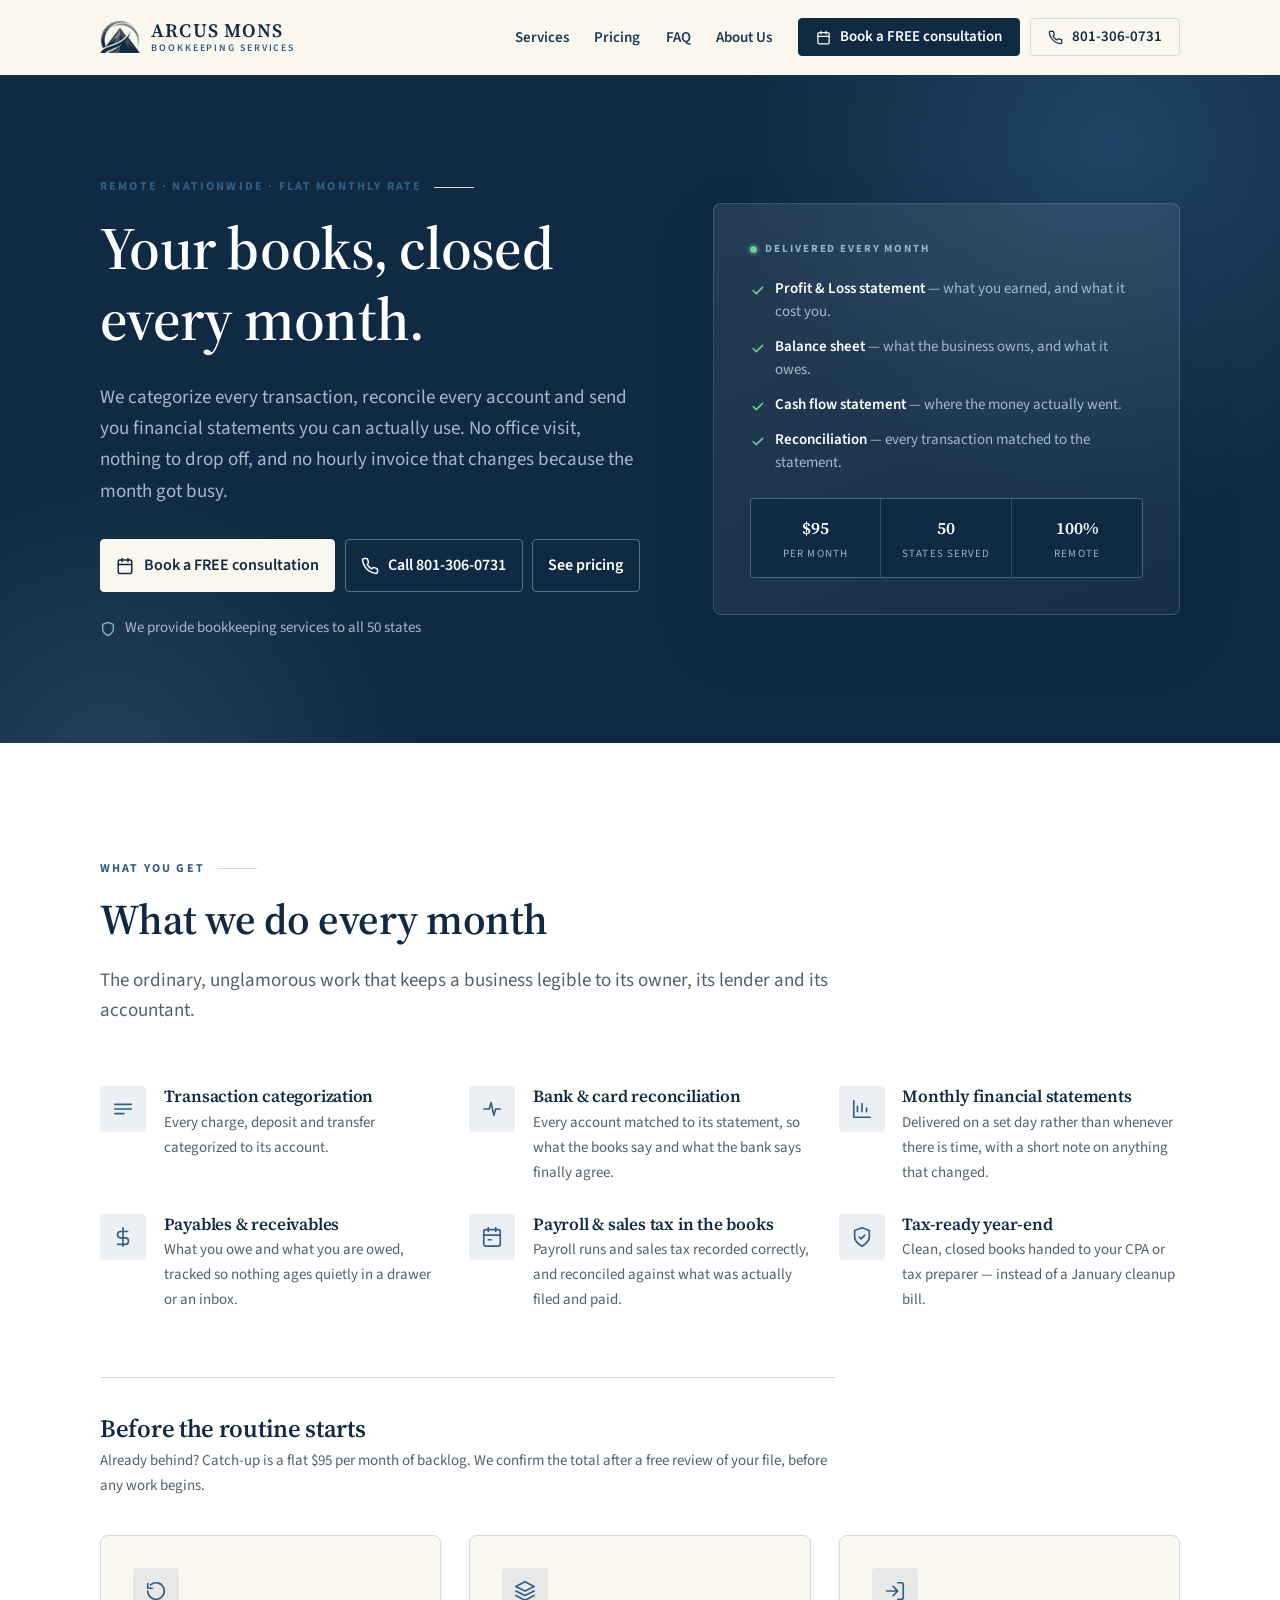
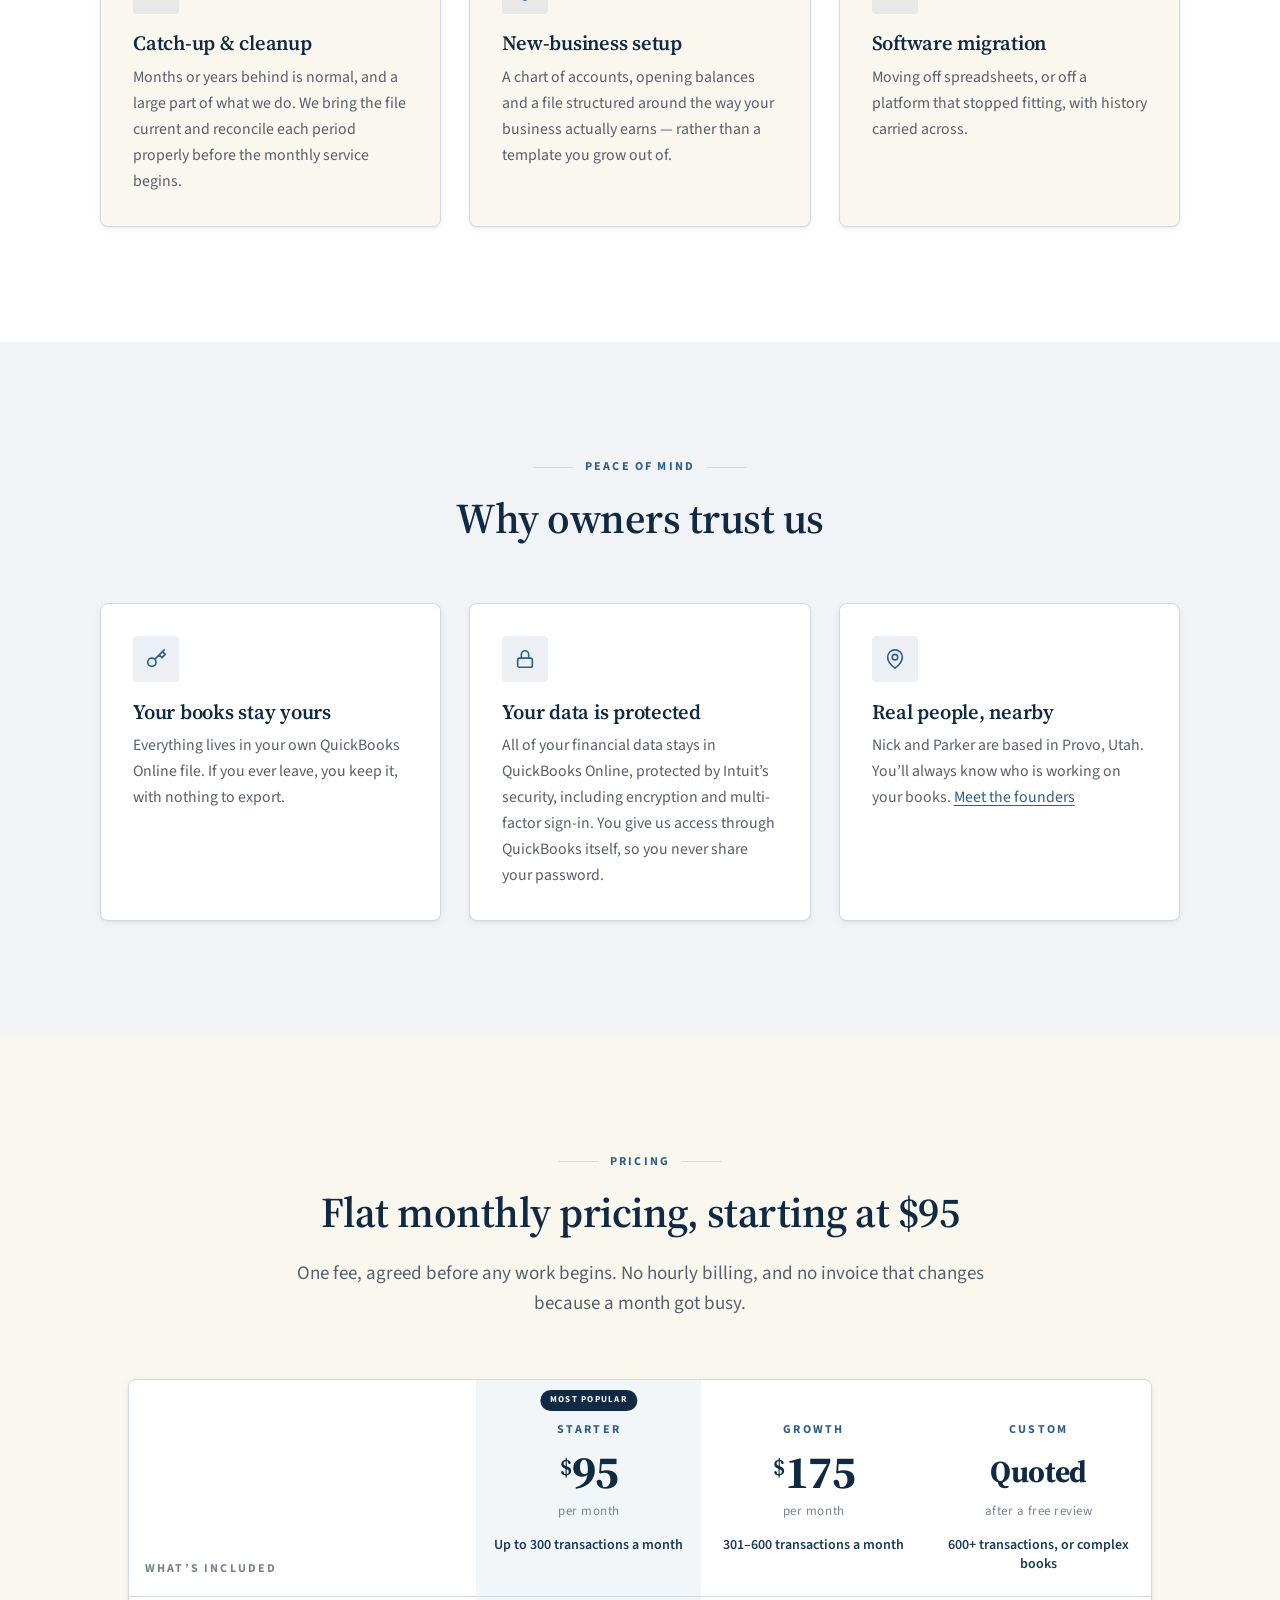
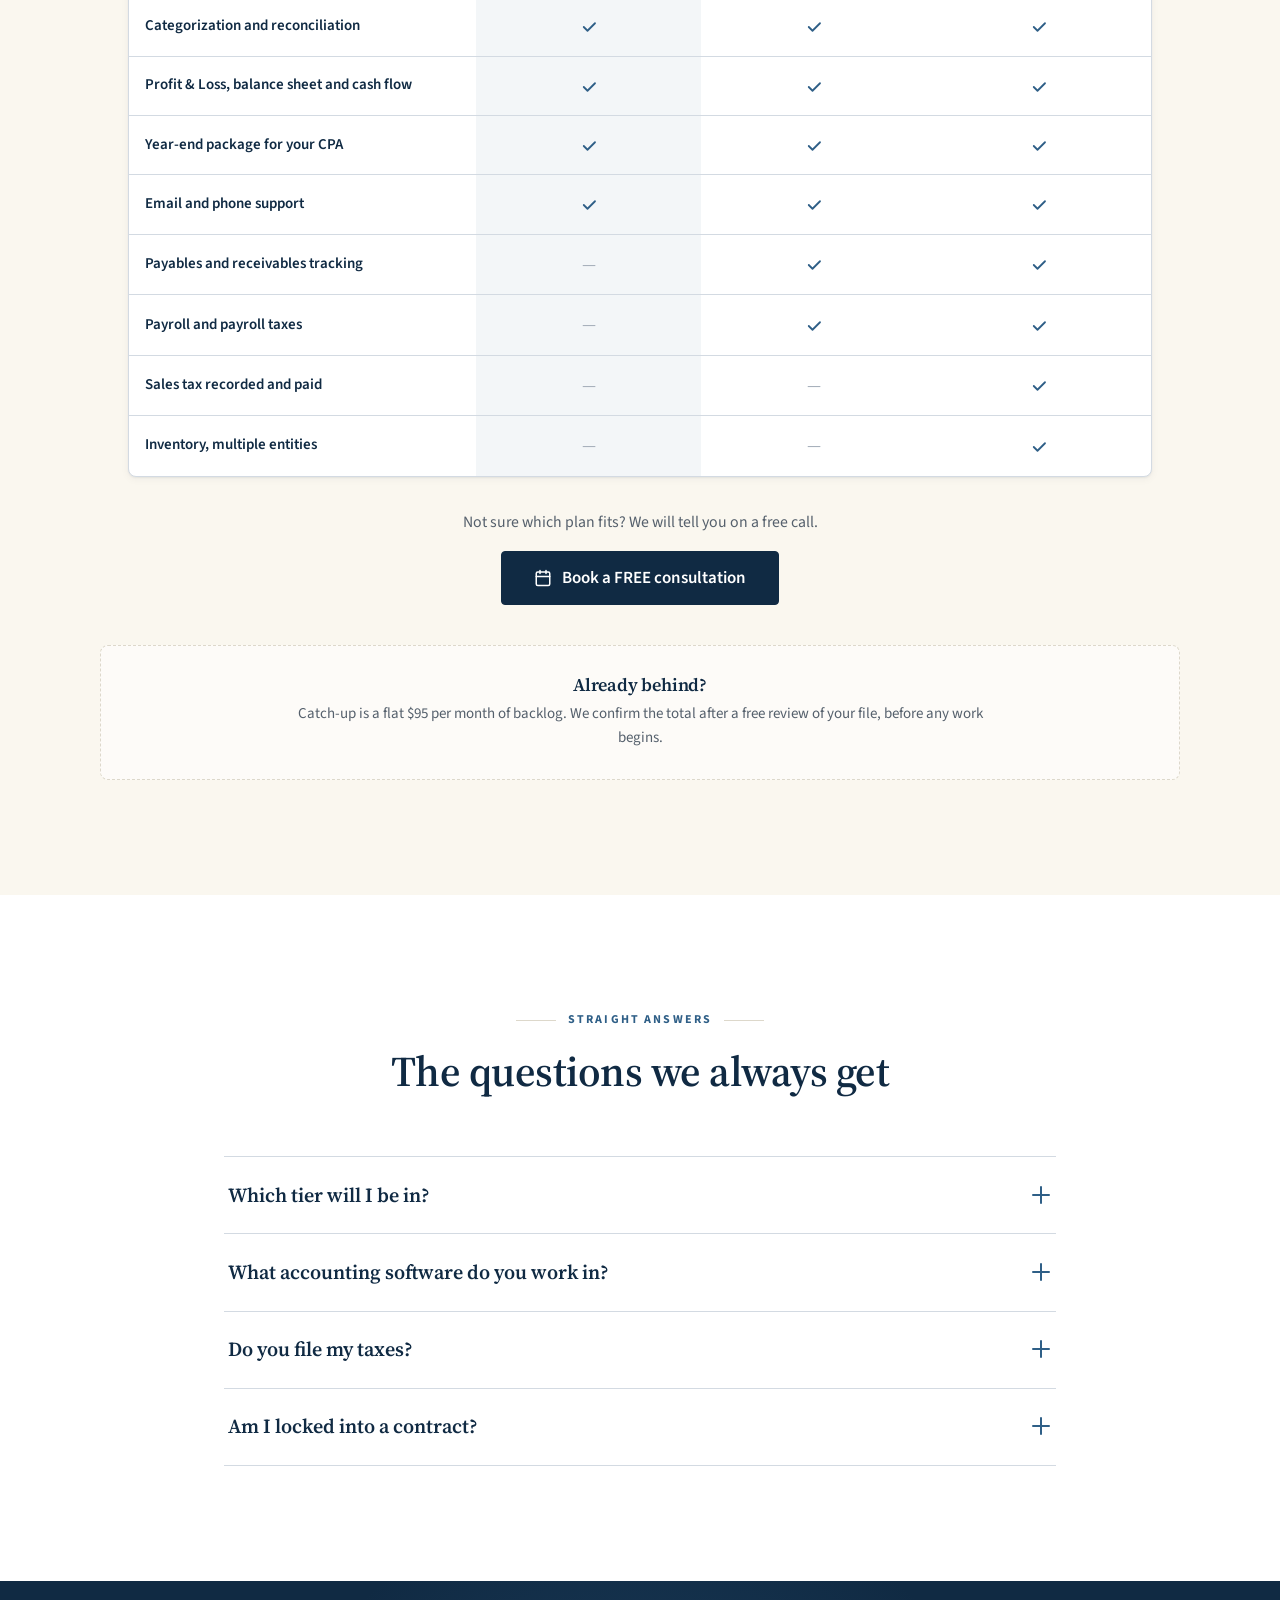
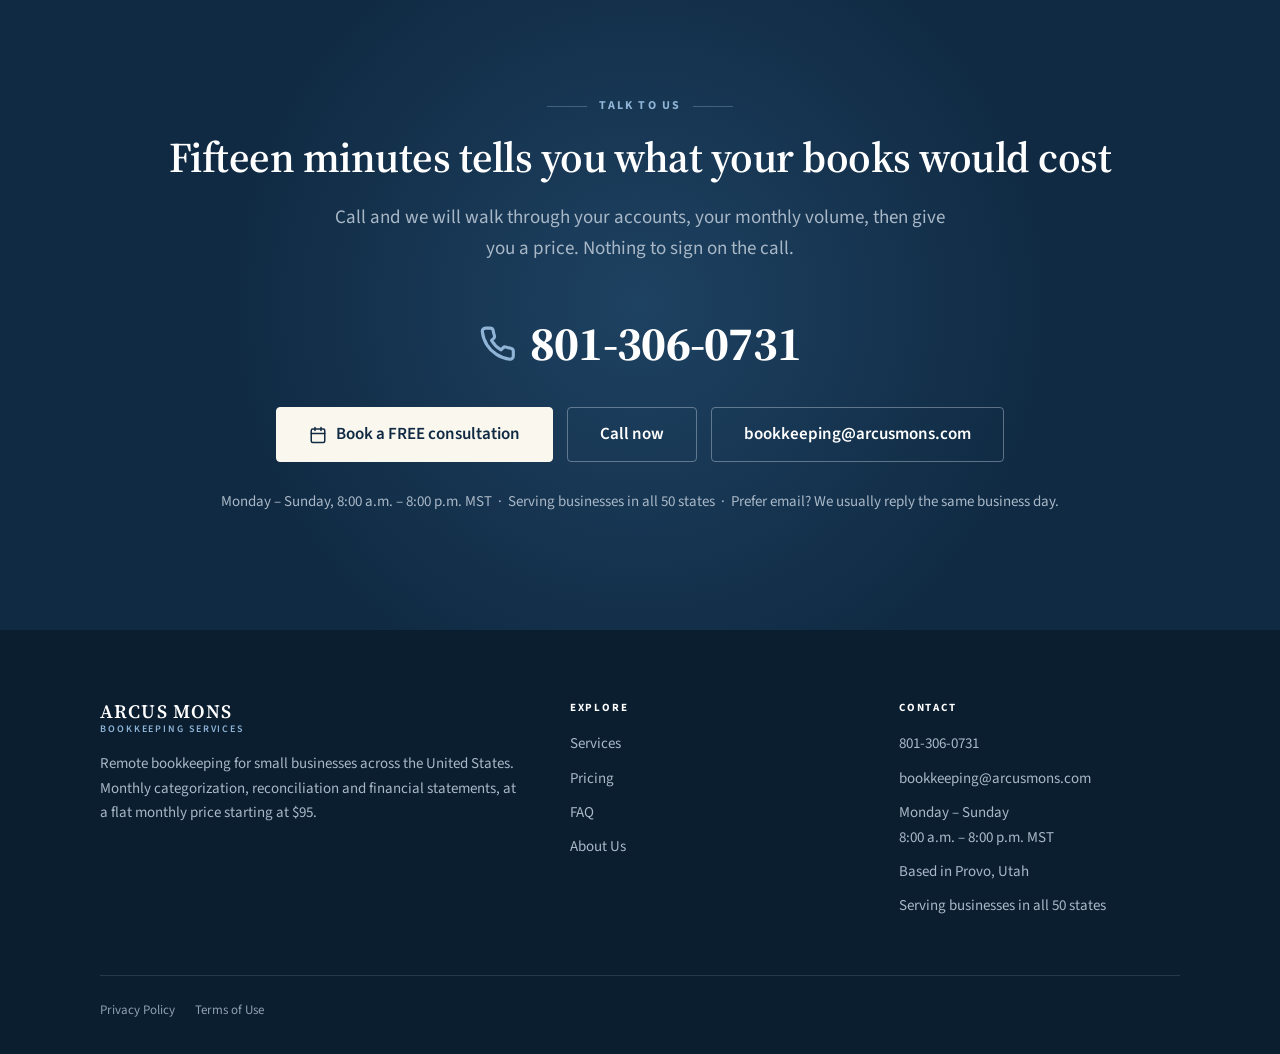
<file: index.html>
<!DOCTYPE html>
<html lang="en">
<head>
<meta charset="utf-8">
<meta name="viewport" content="width=device-width, initial-scale=1, viewport-fit=cover">

<!-- Google tag (gtag.js) -->
<script async src="https://www.googletagmanager.com/gtag/js?id=AW-18416052351"></script>
<script>
  window.dataLayer = window.dataLayer || [];
  function gtag(){dataLayer.push(arguments);}
  gtag('js', new Date());
  gtag('config', 'AW-18416052351');
  gtag('config', 'G-J8EV4GTTF0');
</script>

<!--
  ==========================================================================
  No [PLACEHOLDER] text remains in this file. privacy.html and terms.html
  still carry a few — search those for "[PLACEHOLDER" if you touch them.

    arcusmons.com       the domain (no www: www.arcusmons.com redirects here),
                        used in the canonical link, the Open Graph / Twitter
                        URLs and the structured data below. Also appears in
                        about.html, privacy.html, terms.html, sitemap.xml and
                        robots.txt.

  Phone, email, hours and service area are live values. The phone number is
  written two ways on purpose: 801-306-0731 for display, and +18013060731 in
  every tel: link (E.164 — no dashes), which is what makes it tap-to-dial.

  Pricing: three plans in one comparison table — $95 Starter (up to 300
  transactions a month), $175 Growth (301–600), Custom (quoted; 600+ or complex).

  Six sections, each earning its place — see README §3. Before adding a
  new one, check the fact is not already stated somewhere above.
  ==========================================================================
-->

<title>Arcus Mons Bookkeeping Services | Remote Bookkeeping Nationwide, from $95/Month</title>
<meta name="description" content="Flat-rate remote bookkeeping starting at $95 a month. Monthly categorization, reconciliation and financial statements for small businesses in all 50 states. Call 801-306-0731.">
<meta name="author" content="Arcus Mons Bookkeeping Services">
<meta name="theme-color" content="#102a43">
<link rel="canonical" href="https://arcusmons.com/">

<!-- Icons -->
<link rel="icon" href="assets/img/favicon.ico" sizes="any">
<link rel="apple-touch-icon" href="assets/img/apple-touch-icon.png">

<!-- Open Graph / social -->
<meta property="og:type" content="website">
<meta property="og:site_name" content="Arcus Mons Bookkeeping Services">
<meta property="og:title" content="Your books, closed every month.">
<meta property="og:description" content="Flat-rate remote bookkeeping from $95 a month — categorization, reconciliation and financial statements for businesses in all 50 states.">
<meta property="og:url" content="https://arcusmons.com/">
<meta property="og:image" content="https://arcusmons.com/assets/img/og-image.jpg">
<meta property="og:image:width" content="1200">
<meta property="og:image:height" content="630">
<meta property="og:image:alt" content="Arcus Mons Bookkeeping Services: Your books, closed every month.">
<meta name="twitter:card" content="summary_large_image">
<meta name="twitter:title" content="Your books, closed every month.">
<meta name="twitter:description" content="Flat-rate remote bookkeeping from $95 a month — categorization, reconciliation and financial statements for businesses in all 50 states.">
<meta name="twitter:image" content="https://arcusmons.com/assets/img/og-image.jpg">

<!-- Fonts -->
<link rel="preconnect" href="https://fonts.googleapis.com">
<link rel="preconnect" href="https://fonts.gstatic.com" crossorigin>
<link rel="stylesheet" href="https://fonts.googleapis.com/css2?family=Source+Sans+3:wght@400;600;700&amp;family=Source+Serif+4:opsz,wght@8..60,400;8..60,600;8..60,700&amp;display=swap">

<link rel="stylesheet" href="assets/css/styles.css?v=20261014">
<script>document.documentElement.classList.add('js');</script>
</head>

<body>
<a class="skip-link" href="#main">Skip to main content</a>

<!-- ======================================================================
     Header
     ====================================================================== -->
<header class="site-header" id="site-header">
  <div class="wrap header-inner">
    <a class="brand" href="#top" aria-label="Arcus Mons Bookkeeping Services — back to top">
      <img src="assets/img/arcus-mons-logo.png" alt="" width="40" height="32">
      <span class="brand-text">
        <span class="brand-name">Arcus Mons</span>
        <span class="brand-sub">Bookkeeping Services</span>
      </span>
    </a>

    <button class="nav-toggle" id="nav-toggle" type="button"
            aria-expanded="false" aria-controls="primary-nav" aria-label="Open menu">
      <span></span><span></span><span></span>
    </button>

    <nav class="nav" id="primary-nav" aria-label="Primary">
      <ul class="nav-list">
        <li><a href="#services">Services</a></li>
        <li><a href="#pricing">Pricing</a></li>
        <li><a href="#faq">FAQ</a></li>
        <li><a href="about.html">About Us</a></li>
      </ul>
      <div class="nav-cta">
        <a class="btn btn--primary btn--sm" href="https://calendly.com/arcusmons/30min" target="_blank" rel="noopener">
          <svg width="15" height="15" viewBox="0 0 24 24" fill="none" stroke="currentColor" stroke-width="2" stroke-linecap="round" stroke-linejoin="round" aria-hidden="true"><rect x="3" y="4" width="18" height="18" rx="2"/><path d="M16 2v4M8 2v4M3 10h18"/></svg>
          Book a FREE consultation
        </a>
        <a class="btn btn--ghost btn--sm" href="tel:+18013060731">
          <svg width="15" height="15" viewBox="0 0 24 24" fill="none" stroke="currentColor" stroke-width="2" stroke-linecap="round" stroke-linejoin="round" aria-hidden="true"><path d="M22 16.92v3a2 2 0 0 1-2.18 2 19.79 19.79 0 0 1-8.63-3.07 19.5 19.5 0 0 1-6-6 19.79 19.79 0 0 1-3.07-8.67A2 2 0 0 1 4.11 2h3a2 2 0 0 1 2 1.72c.13.96.36 1.9.7 2.81a2 2 0 0 1-.45 2.11L8.09 9.91a16 16 0 0 0 6 6l1.27-1.27a2 2 0 0 1 2.11-.45c.9.34 1.85.57 2.81.7A2 2 0 0 1 22 16.92z"/></svg>
          801-306-0731
        </a>
      </div>
    </nav>
  </div>
</header>

<main id="main">

<!-- ======================================================================
     1. Hero
     ====================================================================== -->
<section class="hero" id="top">
  <div class="wrap">
    <div class="hero-grid">
      <div>
        <p class="eyebrow">Remote &middot; Nationwide &middot; Flat monthly rate</p>
        <h1>Your books, closed every month.</h1>
        <p class="hero-lede">
          We categorize every transaction, reconcile every account and send you
          financial statements you can actually use. No office visit, nothing to drop off, and no
          hourly invoice that changes because the month got busy.
        </p>

        <div class="btn-row">
          <a class="btn btn--light btn--lg" href="https://calendly.com/arcusmons/30min" target="_blank" rel="noopener">
            <svg width="18" height="18" viewBox="0 0 24 24" fill="none" stroke="currentColor" stroke-width="2" stroke-linecap="round" stroke-linejoin="round" aria-hidden="true"><rect x="3" y="4" width="18" height="18" rx="2"/><path d="M16 2v4M8 2v4M3 10h18"/></svg>
            Book a FREE consultation
          </a>
          <a class="btn btn--outline-light btn--lg" href="tel:+18013060731">
            <svg width="18" height="18" viewBox="0 0 24 24" fill="none" stroke="currentColor" stroke-width="2" stroke-linecap="round" stroke-linejoin="round" aria-hidden="true"><path d="M22 16.92v3a2 2 0 0 1-2.18 2 19.79 19.79 0 0 1-8.63-3.07 19.5 19.5 0 0 1-6-6 19.79 19.79 0 0 1-3.07-8.67A2 2 0 0 1 4.11 2h3a2 2 0 0 1 2 1.72c.13.96.36 1.9.7 2.81a2 2 0 0 1-.45 2.11L8.09 9.91a16 16 0 0 0 6 6l1.27-1.27a2 2 0 0 1 2.11-.45c.9.34 1.85.57 2.81.7A2 2 0 0 1 22 16.92z"/></svg>
            Call 801-306-0731
          </a>
          <a class="btn btn--outline-light btn--lg" href="#pricing">See pricing</a>
        </div>

        <p class="hero-reassure">
          <svg width="16" height="16" viewBox="0 0 24 24" fill="none" stroke="currentColor" stroke-width="2" stroke-linecap="round" stroke-linejoin="round" aria-hidden="true"><path d="M12 22s8-4 8-10V5l-8-3-8 3v7c0 6 8 10 8 10z"/></svg>
          We provide bookkeeping services to all 50 states
        </p>
      </div>

      <div class="hero-panel">
        <p class="hero-panel-label"><span class="dot" aria-hidden="true"></span> Delivered every month</p>

        <ul class="hero-deliverables">
          <li>
            <svg width="15" height="15" viewBox="0 0 24 24" fill="none" stroke="currentColor" stroke-width="2.4" stroke-linecap="round" stroke-linejoin="round" aria-hidden="true"><path d="m5 12 5 5L20 7"/></svg>
            <span><strong>Profit &amp; Loss statement</strong> &mdash; what you earned, and what it cost you.</span>
          </li>
          <li>
            <svg width="15" height="15" viewBox="0 0 24 24" fill="none" stroke="currentColor" stroke-width="2.4" stroke-linecap="round" stroke-linejoin="round" aria-hidden="true"><path d="m5 12 5 5L20 7"/></svg>
            <span><strong>Balance sheet</strong> &mdash; what the business owns, and what it owes.</span>
          </li>
          <li>
            <svg width="15" height="15" viewBox="0 0 24 24" fill="none" stroke="currentColor" stroke-width="2.4" stroke-linecap="round" stroke-linejoin="round" aria-hidden="true"><path d="m5 12 5 5L20 7"/></svg>
            <span><strong>Cash flow statement</strong> &mdash; where the money actually went.</span>
          </li>
          <li>
            <svg width="15" height="15" viewBox="0 0 24 24" fill="none" stroke="currentColor" stroke-width="2.4" stroke-linecap="round" stroke-linejoin="round" aria-hidden="true"><path d="m5 12 5 5L20 7"/></svg>
            <span><strong>Reconciliation</strong> &mdash; every transaction matched to the statement.</span>
          </li>
        </ul>

        <ul class="hero-specs">
          <li><span class="k">$95</span><span class="v">Per month</span></li>
          <li><span class="k">50</span><span class="v">States served</span></li>
          <li><span class="k">100%</span><span class="v">Remote</span></li>
        </ul>
      </div>
    </div>
  </div>
</section>

<!-- ======================================================================
     2. Services — the monthly work, then the one-off work
     ====================================================================== -->
<section class="section section--white" id="services" aria-labelledby="services-heading">
  <div class="wrap">
    <div class="section-head reveal">
      <p class="eyebrow">What you get</p>
      <h2 id="services-heading">What we do every month</h2>
      <p class="lede">
        The ordinary, unglamorous work that keeps a business legible to its owner,
        its lender and its accountant.
      </p>
    </div>

    <div class="grid grid--3 reveal">
      <div class="feature">
        <div class="icon" aria-hidden="true">
          <svg viewBox="0 0 24 24" fill="none" stroke="currentColor" stroke-width="1.8" stroke-linecap="round" stroke-linejoin="round"><path d="M3 7h18M3 12h18M3 17h10"/></svg>
        </div>
        <div>
          <h3>Transaction categorization</h3>
          <p>Every charge, deposit and transfer categorized to its account.</p>
        </div>
      </div>

      <div class="feature">
        <div class="icon" aria-hidden="true">
          <svg viewBox="0 0 24 24" fill="none" stroke="currentColor" stroke-width="1.8" stroke-linecap="round" stroke-linejoin="round"><path d="M3 12h6l2-7 3 14 2-7h5"/></svg>
        </div>
        <div>
          <h3>Bank &amp; card reconciliation</h3>
          <p>Every account matched to its statement, so what the books say and what the bank says finally agree.</p>
        </div>
      </div>

      <div class="feature">
        <div class="icon" aria-hidden="true">
          <svg viewBox="0 0 24 24" fill="none" stroke="currentColor" stroke-width="1.8" stroke-linecap="round" stroke-linejoin="round"><path d="M3 3v18h18"/><path d="M7 15V9M12 15V6M17 15v-4"/></svg>
        </div>
        <div>
          <h3>Monthly financial statements</h3>
          <p>Delivered on a set day rather than whenever there is time, with a short note on anything that changed.</p>
        </div>
      </div>

      <div class="feature">
        <div class="icon" aria-hidden="true">
          <svg viewBox="0 0 24 24" fill="none" stroke="currentColor" stroke-width="1.8" stroke-linecap="round" stroke-linejoin="round"><path d="M12 2v20M17 6H9.5a3.5 3.5 0 0 0 0 7h5a3.5 3.5 0 0 1 0 7H6"/></svg>
        </div>
        <div>
          <h3>Payables &amp; receivables</h3>
          <p>What you owe and what you are owed, tracked so nothing ages quietly in a drawer or an inbox.</p>
        </div>
      </div>

      <div class="feature">
        <div class="icon" aria-hidden="true">
          <svg viewBox="0 0 24 24" fill="none" stroke="currentColor" stroke-width="1.8" stroke-linecap="round" stroke-linejoin="round"><rect x="3" y="4" width="18" height="18" rx="2"/><path d="M16 2v4M8 2v4M3 10h18M8 15h3"/></svg>
        </div>
        <div>
          <h3>Payroll &amp; sales tax in the books</h3>
          <p>Payroll runs and sales tax recorded correctly, and reconciled against what was actually filed and paid.</p>
        </div>
      </div>

      <div class="feature">
        <div class="icon" aria-hidden="true">
          <svg viewBox="0 0 24 24" fill="none" stroke="currentColor" stroke-width="1.8" stroke-linecap="round" stroke-linejoin="round"><path d="M12 22s8-4 8-10V5l-8-3-8 3v7c0 6 8 10 8 10z"/><path d="m9 12 2 2 4-4"/></svg>
        </div>
        <div>
          <h3>Tax-ready year-end</h3>
          <p>Clean, closed books handed to your CPA or tax preparer &mdash; instead of a January cleanup bill.</p>
        </div>
      </div>
    </div>

    <div class="subhead reveal">
      <h3>Before the routine starts</h3>
      <p>
        Already behind? Catch-up is a flat $95 per month of backlog. We confirm the
        total after a free review of your file, before any work begins.
      </p>
    </div>

    <div class="grid grid--3 reveal">
      <article class="card">
        <div class="icon" aria-hidden="true">
          <svg viewBox="0 0 24 24" fill="none" stroke="currentColor" stroke-width="1.8" stroke-linecap="round" stroke-linejoin="round"><path d="M3 12a9 9 0 1 0 3-6.7"/><path d="M3 4v5h5"/></svg>
        </div>
        <h3>Catch-up &amp; cleanup</h3>
        <p>Months or years behind is normal, and a large part of what we do. We bring the file current and reconcile each period properly before the monthly service begins.</p>
      </article>

      <article class="card">
        <div class="icon" aria-hidden="true">
          <svg viewBox="0 0 24 24" fill="none" stroke="currentColor" stroke-width="1.8" stroke-linecap="round" stroke-linejoin="round"><path d="M12 2 2 7l10 5 10-5z"/><path d="m2 17 10 5 10-5M2 12l10 5 10-5"/></svg>
        </div>
        <h3>New-business setup</h3>
        <p>A chart of accounts, opening balances and a file structured around the way your business actually earns &mdash; rather than a template you grow out of.</p>
      </article>

      <article class="card">
        <div class="icon" aria-hidden="true">
          <svg viewBox="0 0 24 24" fill="none" stroke="currentColor" stroke-width="1.8" stroke-linecap="round" stroke-linejoin="round"><path d="M15 3h4a2 2 0 0 1 2 2v14a2 2 0 0 1-2 2h-4"/><path d="m10 17 5-5-5-5M15 12H3"/></svg>
        </div>
        <h3>Software migration</h3>
        <p>Moving off spreadsheets, or off a platform that stopped fitting, with history carried across.</p>
      </article>
    </div>
  </div>
</section>

<!-- ======================================================================
     3. Trust — why owners hand us their books
     ====================================================================== -->
<section class="section section--mist" id="trust" aria-labelledby="trust-heading">
  <div class="wrap">
    <div class="section-head section-head--center reveal">
      <p class="eyebrow">Peace of mind</p>
      <h2 id="trust-heading">Why owners trust us</h2>
    </div>

    <div class="grid grid--3 reveal">
      <article class="card">
        <div class="icon" aria-hidden="true">
          <svg viewBox="0 0 24 24" fill="none" stroke="currentColor" stroke-width="1.8" stroke-linecap="round" stroke-linejoin="round"><circle cx="7.5" cy="15.5" r="4.5"/><path d="m21 2-9.6 9.6M15.5 7.5l3 3L22 7l-3-3"/></svg>
        </div>
        <h3>Your books stay yours</h3>
        <p>Everything lives in your own QuickBooks Online file. If you ever leave, you keep it, with nothing to export.</p>
      </article>

      <article class="card">
        <div class="icon" aria-hidden="true">
          <svg viewBox="0 0 24 24" fill="none" stroke="currentColor" stroke-width="1.8" stroke-linecap="round" stroke-linejoin="round"><rect x="4" y="11" width="16" height="10" rx="2"/><path d="M8 11V7a4 4 0 0 1 8 0v4"/></svg>
        </div>
        <h3>Your data is protected</h3>
        <p>All of your financial data stays in QuickBooks Online, protected by Intuit&rsquo;s security, including encryption and multi-factor sign-in. You give us access through QuickBooks itself, so you never share your password.</p>
      </article>

      <article class="card">
        <div class="icon" aria-hidden="true">
          <svg viewBox="0 0 24 24" fill="none" stroke="currentColor" stroke-width="1.8" stroke-linecap="round" stroke-linejoin="round"><path d="M20 10c0 6-8 12-8 12s-8-6-8-12a8 8 0 0 1 16 0z"/><circle cx="12" cy="10" r="3"/></svg>
        </div>
        <h3>Real people, nearby</h3>
        <p>Nick and Parker are based in Provo, Utah. You&rsquo;ll always know who is working on your books. <a href="about.html">Meet the founders</a></p>
      </article>
    </div>
  </div>
</section>

<!-- ======================================================================
     4. Pricing
     ====================================================================== -->
<section class="section section--cream" id="pricing" aria-labelledby="pricing-heading">
  <div class="wrap">
    <div class="section-head section-head--center reveal">
      <p class="eyebrow">Pricing</p>
      <h2 id="pricing-heading">Flat monthly pricing, starting at $95</h2>
      <p class="lede">
        One fee, agreed before any work begins. No hourly billing, and no invoice
        that changes because a month got busy.
      </p>
    </div>

    <div class="tiers reveal">
      <table class="tier-table">
        <caption class="visually-hidden">What each plan includes</caption>
        <thead>
          <tr>
            <td class="tier-corner"><span class="tier-corner-label">What&rsquo;s included</span></td>
            <th scope="col" class="is-featured">
              <span class="tier-flag">Most popular</span>
              <span class="tier-name">Starter</span>
              <span class="tier-price"><span class="currency">$</span>95</span>
              <span class="tier-period">per month</span>
              <span class="tier-volume">Up to 300 transactions a month</span>
            </th>
            <th scope="col">
              <span class="tier-name">Growth</span>
              <span class="tier-price"><span class="currency">$</span>175</span>
              <span class="tier-period">per month</span>
              <span class="tier-volume">301&ndash;600 transactions a month</span>
            </th>
            <th scope="col">
              <span class="tier-name">Custom</span>
              <span class="tier-price tier-price--quoted">Quoted</span>
              <span class="tier-period">after a free review</span>
              <span class="tier-volume">600+ transactions, or complex books</span>
            </th>
          </tr>
        </thead>
        <tbody>
        <tr class="tier-volume-row">
          <th scope="row">Transactions a month</th>
          <td class="is-featured">Up to 300</td>
          <td>301&ndash;600</td>
          <td>600+ or complex</td>
        </tr>
        <tr>
          <th scope="row">Categorization and reconciliation</th>
          <td class="is-featured"><svg width="18" height="18" viewBox="0 0 24 24" fill="none" stroke="currentColor" stroke-width="2.4" stroke-linecap="round" stroke-linejoin="round" aria-hidden="true"><path d="m5 12 5 5L20 7"/></svg><span class="visually-hidden">Included</span></td>
          <td><svg width="18" height="18" viewBox="0 0 24 24" fill="none" stroke="currentColor" stroke-width="2.4" stroke-linecap="round" stroke-linejoin="round" aria-hidden="true"><path d="m5 12 5 5L20 7"/></svg><span class="visually-hidden">Included</span></td>
          <td><svg width="18" height="18" viewBox="0 0 24 24" fill="none" stroke="currentColor" stroke-width="2.4" stroke-linecap="round" stroke-linejoin="round" aria-hidden="true"><path d="m5 12 5 5L20 7"/></svg><span class="visually-hidden">Included</span></td>
        </tr>
        <tr>
          <th scope="row">Profit &amp; Loss, balance sheet and cash flow</th>
          <td class="is-featured"><svg width="18" height="18" viewBox="0 0 24 24" fill="none" stroke="currentColor" stroke-width="2.4" stroke-linecap="round" stroke-linejoin="round" aria-hidden="true"><path d="m5 12 5 5L20 7"/></svg><span class="visually-hidden">Included</span></td>
          <td><svg width="18" height="18" viewBox="0 0 24 24" fill="none" stroke="currentColor" stroke-width="2.4" stroke-linecap="round" stroke-linejoin="round" aria-hidden="true"><path d="m5 12 5 5L20 7"/></svg><span class="visually-hidden">Included</span></td>
          <td><svg width="18" height="18" viewBox="0 0 24 24" fill="none" stroke="currentColor" stroke-width="2.4" stroke-linecap="round" stroke-linejoin="round" aria-hidden="true"><path d="m5 12 5 5L20 7"/></svg><span class="visually-hidden">Included</span></td>
        </tr>
        <tr>
          <th scope="row">Year-end package for your CPA</th>
          <td class="is-featured"><svg width="18" height="18" viewBox="0 0 24 24" fill="none" stroke="currentColor" stroke-width="2.4" stroke-linecap="round" stroke-linejoin="round" aria-hidden="true"><path d="m5 12 5 5L20 7"/></svg><span class="visually-hidden">Included</span></td>
          <td><svg width="18" height="18" viewBox="0 0 24 24" fill="none" stroke="currentColor" stroke-width="2.4" stroke-linecap="round" stroke-linejoin="round" aria-hidden="true"><path d="m5 12 5 5L20 7"/></svg><span class="visually-hidden">Included</span></td>
          <td><svg width="18" height="18" viewBox="0 0 24 24" fill="none" stroke="currentColor" stroke-width="2.4" stroke-linecap="round" stroke-linejoin="round" aria-hidden="true"><path d="m5 12 5 5L20 7"/></svg><span class="visually-hidden">Included</span></td>
        </tr>
        <tr>
          <th scope="row">Email and phone support</th>
          <td class="is-featured"><svg width="18" height="18" viewBox="0 0 24 24" fill="none" stroke="currentColor" stroke-width="2.4" stroke-linecap="round" stroke-linejoin="round" aria-hidden="true"><path d="m5 12 5 5L20 7"/></svg><span class="visually-hidden">Included</span></td>
          <td><svg width="18" height="18" viewBox="0 0 24 24" fill="none" stroke="currentColor" stroke-width="2.4" stroke-linecap="round" stroke-linejoin="round" aria-hidden="true"><path d="m5 12 5 5L20 7"/></svg><span class="visually-hidden">Included</span></td>
          <td><svg width="18" height="18" viewBox="0 0 24 24" fill="none" stroke="currentColor" stroke-width="2.4" stroke-linecap="round" stroke-linejoin="round" aria-hidden="true"><path d="m5 12 5 5L20 7"/></svg><span class="visually-hidden">Included</span></td>
        </tr>
        <tr>
          <th scope="row">Payables and receivables tracking</th>
          <td class="is-featured"><span class="tier-no" aria-hidden="true">&mdash;</span><span class="visually-hidden">Not included</span></td>
          <td><svg width="18" height="18" viewBox="0 0 24 24" fill="none" stroke="currentColor" stroke-width="2.4" stroke-linecap="round" stroke-linejoin="round" aria-hidden="true"><path d="m5 12 5 5L20 7"/></svg><span class="visually-hidden">Included</span></td>
          <td><svg width="18" height="18" viewBox="0 0 24 24" fill="none" stroke="currentColor" stroke-width="2.4" stroke-linecap="round" stroke-linejoin="round" aria-hidden="true"><path d="m5 12 5 5L20 7"/></svg><span class="visually-hidden">Included</span></td>
        </tr>
        <tr>
          <th scope="row">Payroll and payroll taxes</th>
          <td class="is-featured"><span class="tier-no" aria-hidden="true">&mdash;</span><span class="visually-hidden">Not included</span></td>
          <td><svg width="18" height="18" viewBox="0 0 24 24" fill="none" stroke="currentColor" stroke-width="2.4" stroke-linecap="round" stroke-linejoin="round" aria-hidden="true"><path d="m5 12 5 5L20 7"/></svg><span class="visually-hidden">Included</span></td>
          <td><svg width="18" height="18" viewBox="0 0 24 24" fill="none" stroke="currentColor" stroke-width="2.4" stroke-linecap="round" stroke-linejoin="round" aria-hidden="true"><path d="m5 12 5 5L20 7"/></svg><span class="visually-hidden">Included</span></td>
        </tr>
        <tr>
          <th scope="row">Sales tax recorded and paid</th>
          <td class="is-featured"><span class="tier-no" aria-hidden="true">&mdash;</span><span class="visually-hidden">Not included</span></td>
          <td><span class="tier-no" aria-hidden="true">&mdash;</span><span class="visually-hidden">Not included</span></td>
          <td><svg width="18" height="18" viewBox="0 0 24 24" fill="none" stroke="currentColor" stroke-width="2.4" stroke-linecap="round" stroke-linejoin="round" aria-hidden="true"><path d="m5 12 5 5L20 7"/></svg><span class="visually-hidden">Included</span></td>
        </tr>
        <tr>
          <th scope="row">Inventory, multiple entities</th>
          <td class="is-featured"><span class="tier-no" aria-hidden="true">&mdash;</span><span class="visually-hidden">Not included</span></td>
          <td><span class="tier-no" aria-hidden="true">&mdash;</span><span class="visually-hidden">Not included</span></td>
          <td><svg width="18" height="18" viewBox="0 0 24 24" fill="none" stroke="currentColor" stroke-width="2.4" stroke-linecap="round" stroke-linejoin="round" aria-hidden="true"><path d="m5 12 5 5L20 7"/></svg><span class="visually-hidden">Included</span></td>
        </tr>
        </tbody>
      </table>

      <div class="tier-cta">
        <p>Not sure which plan fits? We will tell you on a free call.</p>
        <a class="btn btn--primary btn--lg" href="https://calendly.com/arcusmons/30min" target="_blank" rel="noopener">
          <svg width="18" height="18" viewBox="0 0 24 24" fill="none" stroke="currentColor" stroke-width="2" stroke-linecap="round" stroke-linejoin="round" aria-hidden="true"><rect x="3" y="4" width="18" height="18" rx="2"/><path d="M16 2v4M8 2v4M3 10h18"/></svg>
          Book a FREE consultation
        </a>
      </div>
    </div>

    <div class="price-aside reveal">
      <h3>Already behind?</h3>
      <p>
        Catch-up is a flat $95 per month of backlog. We confirm the total after a
        free review of your file, before any work begins.
      </p>
    </div>
  </div>
</section>

<!-- ======================================================================
     5. FAQ
     ----------------------------------------------------------------------
     Only questions the page does not already answer elsewhere. Two of the
     four also live in the FAQPage JSON-LD at the bottom of this file —
     if you edit one, edit the other. See README §7.
     ====================================================================== -->
<section class="section section--white" id="faq" aria-labelledby="faq-heading">
  <div class="wrap">
    <div class="section-head section-head--center reveal">
      <p class="eyebrow">Straight answers</p>
      <h2 id="faq-heading">The questions we always get</h2>
    </div>

    <div class="faq reveal">
      <details class="faq-item">
        <summary>Which tier will I be in?<span class="faq-icon" aria-hidden="true"></span></summary>
        <div class="faq-answer">
          <p>Volume decides it. Up to 300 transactions a month is Starter, and 301 to 600 is Growth. Above 600, or with inventory, multiple entities or sales tax, we quote a Custom price after a free review of your file.</p>
        </div>
      </details>

      <details class="faq-item">
        <summary>What accounting software do you work in?<span class="faq-icon" aria-hidden="true"></span></summary>
        <div class="faq-answer">
          <p>We only use QuickBooks Online. If you use another software, we can transfer your books over.</p>
        </div>
      </details>

      <details class="faq-item">
        <summary>Do you file my taxes?<span class="faq-icon" aria-hidden="true"></span></summary>
        <div class="faq-answer">
          <p>We keep your books tax-ready all year and hand a clean, closed package to your CPA.</p>
        </div>
      </details>

      <details class="faq-item">
        <summary>Am I locked into a contract?<span class="faq-icon" aria-hidden="true"></span></summary>
        <div class="faq-answer">
          <p>No, our bookkeeping services are month to month. You can cancel at anytime.</p>
        </div>
      </details>
    </div>
  </div>
</section>

<!-- ======================================================================
     6. Final CTA
     ====================================================================== -->
<section class="section cta" id="contact" aria-labelledby="cta-heading">
  <div class="wrap">
    <p class="eyebrow eyebrow--center">Talk to us</p>
    <h2 id="cta-heading">Fifteen minutes tells you what your books would cost</h2>
    <p class="lede">
      Call and we will walk through your accounts, your monthly volume, then
      give you a price. Nothing to sign on the call.
    </p>

    <a class="cta-phone" href="tel:+18013060731">
      <svg viewBox="0 0 24 24" fill="none" stroke="currentColor" stroke-width="2" stroke-linecap="round" stroke-linejoin="round" aria-hidden="true"><path d="M22 16.92v3a2 2 0 0 1-2.18 2 19.79 19.79 0 0 1-8.63-3.07 19.5 19.5 0 0 1-6-6 19.79 19.79 0 0 1-3.07-8.67A2 2 0 0 1 4.11 2h3a2 2 0 0 1 2 1.72c.13.96.36 1.9.7 2.81a2 2 0 0 1-.45 2.11L8.09 9.91a16 16 0 0 0 6 6l1.27-1.27a2 2 0 0 1 2.11-.45c.9.34 1.85.57 2.81.7A2 2 0 0 1 22 16.92z"/></svg>
      801-306-0731
    </a>

    <div class="btn-row">
      <a class="btn btn--light btn--lg" href="https://calendly.com/arcusmons/30min" target="_blank" rel="noopener">
        <svg width="18" height="18" viewBox="0 0 24 24" fill="none" stroke="currentColor" stroke-width="2" stroke-linecap="round" stroke-linejoin="round" aria-hidden="true"><rect x="3" y="4" width="18" height="18" rx="2"/><path d="M16 2v4M8 2v4M3 10h18"/></svg>
        Book a FREE consultation
      </a>
      <a class="btn btn--outline-light btn--lg" href="tel:+18013060731">Call now</a>
      <a class="btn btn--outline-light btn--lg" href="mailto:bookkeeping@arcusmons.com?subject=Bookkeeping%20enquiry&amp;body=Business%20name%3A%0AState%3A%0AWhat%20the%20business%20does%3A%0AAccounting%20software%20(if%20any)%3A%0AHow%20far%20behind%20the%20books%20are%3A%0ABest%20time%20to%20call%3A%0A">
        bookkeeping@arcusmons.com
      </a>
    </div>

    <p class="cta-meta">
      Monday &ndash; Sunday, 8:00 a.m. &ndash; 8:00 p.m. MST &nbsp;&middot;&nbsp;
      Serving businesses in all 50 states &nbsp;&middot;&nbsp;
      Prefer email? We usually reply the same business day.
    </p>
  </div>
</section>

</main>

<!-- ======================================================================
     Footer
     ====================================================================== -->
<footer class="site-footer">
  <div class="wrap">
    <div class="footer-grid">
      <div>
        <div class="footer-brand">
          <span class="brand-text">
            <span class="brand-name">Arcus Mons</span>
            <span class="brand-sub">Bookkeeping Services</span>
          </span>
        </div>
        <p class="footer-about">
          Remote bookkeeping for small businesses across the United States.
          Monthly categorization, reconciliation and financial statements, at a
          flat monthly price starting at $95.
        </p>
      </div>

      <div class="footer-col">
        <h4>Explore</h4>
        <ul>
          <li><a href="#services">Services</a></li>
          <li><a href="#pricing">Pricing</a></li>
          <li><a href="#faq">FAQ</a></li>
          <li><a href="about.html">About Us</a></li>
        </ul>
      </div>

      <div class="footer-col">
        <h4>Contact</h4>
        <ul>
          <li><a href="tel:+18013060731">801-306-0731</a></li>
          <li><a href="mailto:bookkeeping@arcusmons.com">bookkeeping@arcusmons.com</a></li>
          <li>Monday &ndash; Sunday<br>8:00 a.m. &ndash; 8:00 p.m. MST</li>
          <li>Based in Provo, Utah</li>
          <li>Serving businesses in all 50 states</li>
        </ul>
      </div>
    </div>

    <div class="footer-bottom">
      <ul class="footer-legal">
        <li><a href="privacy.html">Privacy Policy</a></li>
        <li><a href="terms.html">Terms of Use</a></li>
      </ul>
    </div>
  </div>
</footer>

<button class="to-top" id="to-top" type="button" aria-label="Back to top">
  <svg width="18" height="18" viewBox="0 0 24 24" fill="none" stroke="currentColor" stroke-width="2" stroke-linecap="round" stroke-linejoin="round" aria-hidden="true"><path d="M12 19V5M5 12l7-7 7 7"/></svg>
</button>

<!-- Structured data -->
<script type="application/ld+json">
{
  "@context": "https://schema.org",
  "@graph": [
    {
      "@type": "AccountingService",
      "@id": "https://arcusmons.com/#organization",
      "name": "Arcus Mons Bookkeeping Services",
      "alternateName": "Arcus Mons",
      "url": "https://arcusmons.com/",
      "logo": "https://arcusmons.com/assets/img/icon-512.png",
      "image": [
        "https://arcusmons.com/assets/img/og-image.jpg",
        "https://arcusmons.com/assets/img/icon-512.png"
      ],
      "description": "Arcus Mons, based in Provo, Utah, provides remote monthly bookkeeping for small businesses across the United States: transaction categorization, account reconciliation, financial statements, catch-up work and tax-ready year-end books, all in QuickBooks Online.",
      "telephone": "+1-801-306-0731",
      "email": "bookkeeping@arcusmons.com",
      "address": {
        "@type": "PostalAddress",
        "addressLocality": "Provo",
        "addressRegion": "UT",
        "addressCountry": "US"
      },
      "priceRange": "From $95 per month",
      "currenciesAccepted": "USD",
      "areaServed": {
        "@type": "Country",
        "name": "United States"
      },
      "openingHoursSpecification": [
        {
          "@type": "OpeningHoursSpecification",
          "dayOfWeek": [
            "Monday",
            "Tuesday",
            "Wednesday",
            "Thursday",
            "Friday",
            "Saturday",
            "Sunday"
          ],
          "opens": "08:00",
          "closes": "20:00"
        }
      ],
      "contactPoint": {
        "@type": "ContactPoint",
        "contactType": "customer service",
        "telephone": "+1-801-306-0731",
        "email": "bookkeeping@arcusmons.com",
        "areaServed": "US",
        "availableLanguage": "English",
        "hoursAvailable": [
          {
            "@type": "OpeningHoursSpecification",
            "dayOfWeek": [
              "Monday",
              "Tuesday",
              "Wednesday",
              "Thursday",
              "Friday",
              "Saturday",
              "Sunday"
            ],
            "opens": "08:00",
            "closes": "20:00"
          }
        ]
      },
      "founder": [
        {
          "@id": "https://arcusmons.com/about.html#nicholas-shiner"
        },
        {
          "@id": "https://arcusmons.com/about.html#parker-smith"
        }
      ],
      "knowsAbout": [
        "Bookkeeping",
        "QuickBooks Online",
        "Bank reconciliation",
        "Financial statements",
        "Catch-up bookkeeping",
        "Small business accounting"
      ],
      "hasOfferCatalog": {
        "@type": "OfferCatalog",
        "name": "Bookkeeping plans",
        "itemListElement": [
          {
            "@type": "Offer",
            "name": "Starter",
            "description": "Monthly bookkeeping for up to 300 transactions a month: categorization and reconciliation; Profit & Loss, balance sheet and cash flow; year-end package for your CPA; email and phone support.",
            "priceSpecification": {
              "@type": "UnitPriceSpecification",
              "price": "95",
              "priceCurrency": "USD",
              "unitText": "MONTH"
            },
            "areaServed": "US"
          },
          {
            "@type": "Offer",
            "name": "Growth",
            "description": "Monthly bookkeeping for 301 to 600 transactions a month: categorization and reconciliation; Profit & Loss, balance sheet and cash flow; year-end package for your CPA; email and phone support; payables and receivables tracking; payroll and payroll taxes.",
            "priceSpecification": {
              "@type": "UnitPriceSpecification",
              "price": "175",
              "priceCurrency": "USD",
              "unitText": "MONTH"
            },
            "areaServed": "US"
          },
          {
            "@type": "Offer",
            "name": "Custom",
            "description": "Monthly bookkeeping for more than 600 transactions a month or complex books: everything in Growth, plus sales tax recorded and paid, inventory and multiple entities. Priced after a free review of your file.",
            "areaServed": "US"
          },
          {
            "@type": "Offer",
            "name": "Catch-up bookkeeping",
            "description": "Catch-up work for books that have fallen behind, at a flat $95 per month of backlog. The total is confirmed after a free review of your file, before any work begins.",
            "priceSpecification": {
              "@type": "UnitPriceSpecification",
              "price": "95",
              "priceCurrency": "USD",
              "unitText": "per month of backlog"
            },
            "areaServed": "US"
          }
        ]
      },
      "makesOffer": [
        {
          "@type": "Offer",
          "itemOffered": {
            "@type": "Service",
            "name": "Transaction categorization",
            "description": "Every charge, deposit and transfer categorized to its account."
          }
        },
        {
          "@type": "Offer",
          "itemOffered": {
            "@type": "Service",
            "name": "Bank and card reconciliation",
            "description": "Every account matched to its statement, so what the books say and what the bank says finally agree."
          }
        },
        {
          "@type": "Offer",
          "itemOffered": {
            "@type": "Service",
            "name": "Monthly financial statements",
            "description": "Delivered on a set day rather than whenever there is time, with a short note on anything that changed."
          }
        },
        {
          "@type": "Offer",
          "itemOffered": {
            "@type": "Service",
            "name": "Payables and receivables",
            "description": "What you owe and what you are owed, tracked so nothing ages quietly in a drawer or an inbox."
          }
        },
        {
          "@type": "Offer",
          "itemOffered": {
            "@type": "Service",
            "name": "Payroll and sales tax in the books",
            "description": "Payroll runs and sales tax recorded correctly, and reconciled against what was actually filed and paid."
          }
        },
        {
          "@type": "Offer",
          "itemOffered": {
            "@type": "Service",
            "name": "Tax-ready year-end",
            "description": "Clean, closed books handed to your CPA or tax preparer — instead of a January cleanup bill."
          }
        },
        {
          "@type": "Offer",
          "itemOffered": {
            "@type": "Service",
            "name": "Catch-up and cleanup",
            "description": "Months or years behind is normal, and a large part of what we do. We bring the file current and reconcile each period properly before the monthly service begins."
          }
        },
        {
          "@type": "Offer",
          "itemOffered": {
            "@type": "Service",
            "name": "New-business setup",
            "description": "A chart of accounts, opening balances and a file structured around the way your business actually earns — rather than a template you grow out of."
          }
        },
        {
          "@type": "Offer",
          "itemOffered": {
            "@type": "Service",
            "name": "Software migration",
            "description": "Moving off spreadsheets, or off a platform that stopped fitting, with history carried across."
          }
        }
      ]
    },
    {
      "@type": "Person",
      "@id": "https://arcusmons.com/about.html#nicholas-shiner",
      "name": "Nicholas Shiner",
      "alternateName": "Nick Shiner",
      "jobTitle": "Founder",
      "worksFor": {
        "@id": "https://arcusmons.com/#organization"
      },
      "url": "https://arcusmons.com/about.html"
    },
    {
      "@type": "Person",
      "@id": "https://arcusmons.com/about.html#parker-smith",
      "name": "Parker Smith",
      "jobTitle": "Founder",
      "worksFor": {
        "@id": "https://arcusmons.com/#organization"
      },
      "url": "https://arcusmons.com/about.html"
    },
    {
      "@type": "WebSite",
      "@id": "https://arcusmons.com/#website",
      "url": "https://arcusmons.com/",
      "name": "Arcus Mons Bookkeeping Services",
      "inLanguage": "en-US",
      "publisher": {
        "@id": "https://arcusmons.com/#organization"
      }
    },
    {
      "@type": "FAQPage",
      "@id": "https://arcusmons.com/#faq",
      "mainEntity": [
        {
          "@type": "Question",
          "name": "Which tier will I be in?",
          "acceptedAnswer": {
            "@type": "Answer",
            "text": "Volume decides it. Up to 300 transactions a month is Starter, and 301 to 600 is Growth. Above 600, or with inventory, multiple entities or sales tax, we quote a Custom price after a free review of your file."
          }
        },
        {
          "@type": "Question",
          "name": "What accounting software do you work in?",
          "acceptedAnswer": {
            "@type": "Answer",
            "text": "We only use QuickBooks Online. If you use another software, we can transfer your books over."
          }
        },
        {
          "@type": "Question",
          "name": "Do you file my taxes?",
          "acceptedAnswer": {
            "@type": "Answer",
            "text": "We keep your books tax-ready all year and hand a clean, closed package to your CPA."
          }
        },
        {
          "@type": "Question",
          "name": "Am I locked into a contract?",
          "acceptedAnswer": {
            "@type": "Answer",
            "text": "No, our bookkeeping services are month to month. You can cancel at anytime."
          }
        }
      ]
    }
  ]
}
</script>

<script src="assets/js/main.js?v=20261121" defer></script>
</body>
</html>
</file>
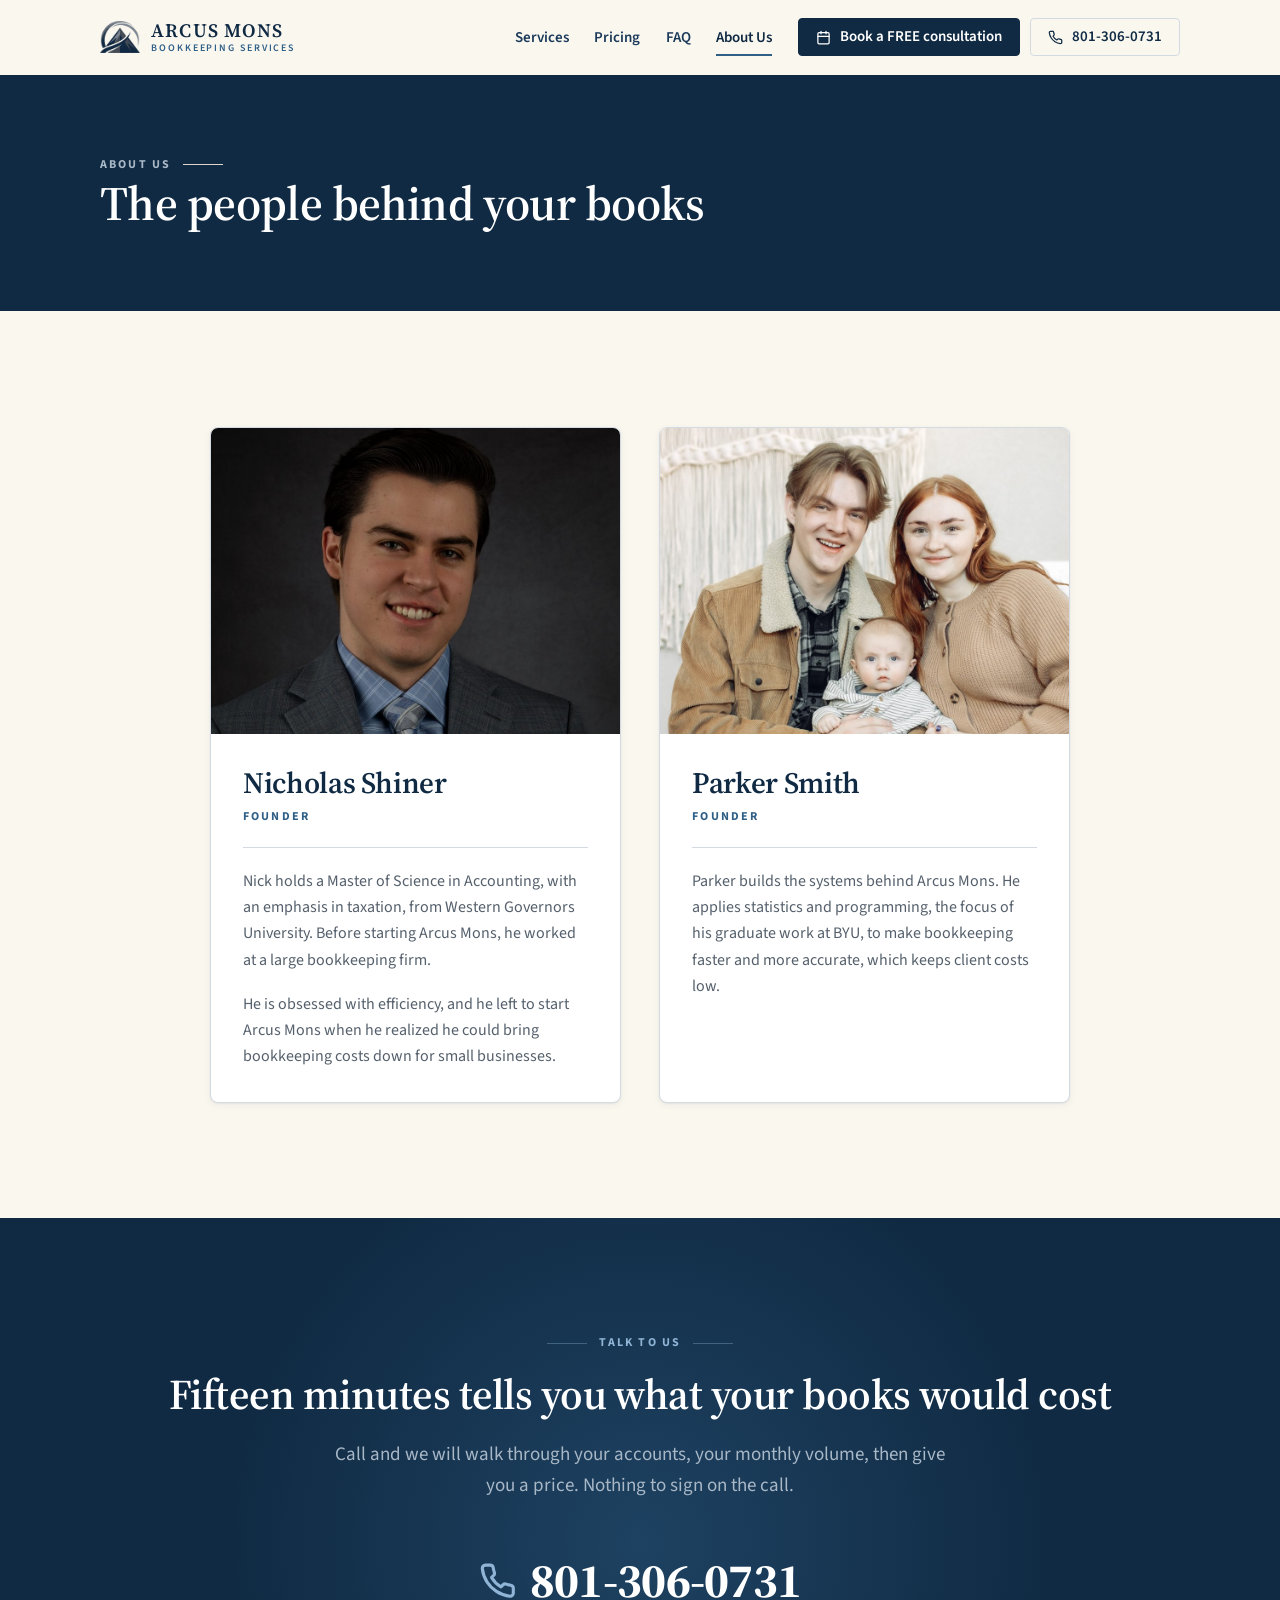
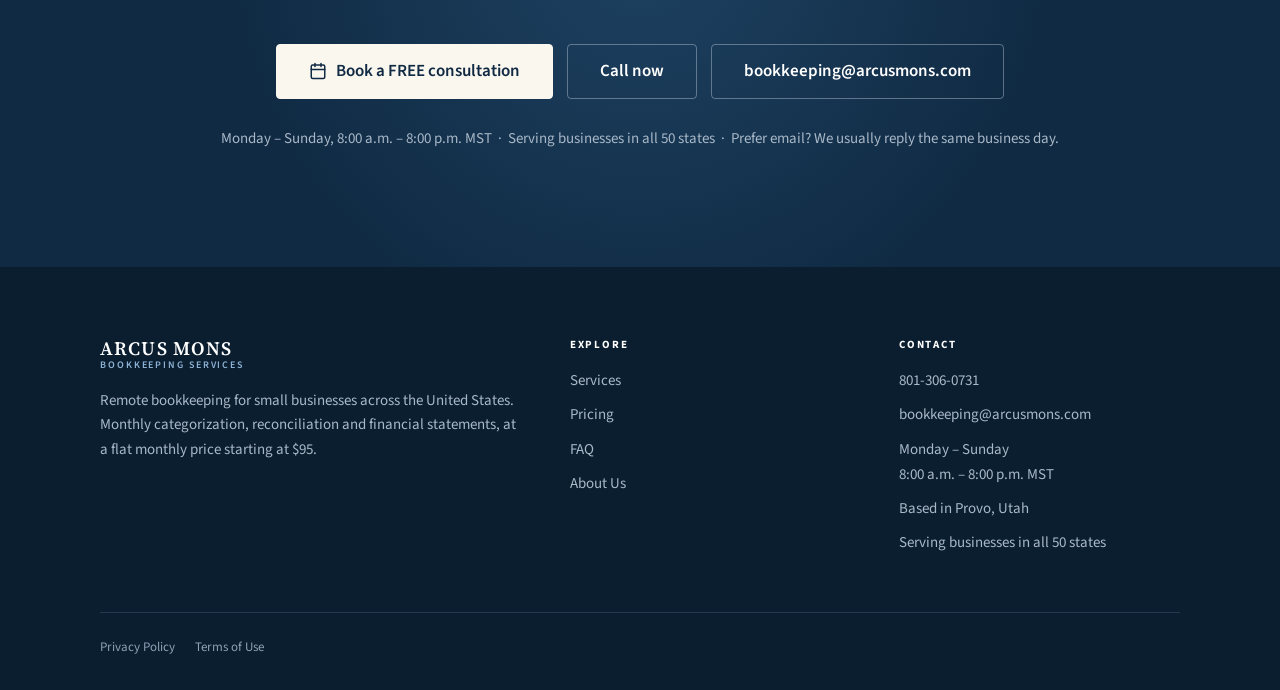
<file: about.html>
<!DOCTYPE html>
<html lang="en">
<head>
<meta charset="utf-8">
<meta name="viewport" content="width=device-width, initial-scale=1, viewport-fit=cover">

<!-- Google tag (gtag.js) -->
<script async src="https://www.googletagmanager.com/gtag/js?id=AW-18416052351"></script>
<script>
  window.dataLayer = window.dataLayer || [];
  function gtag(){dataLayer.push(arguments);}
  gtag('js', new Date());
  gtag('config', 'AW-18416052351');
  gtag('config', 'G-J8EV4GTTF0');
</script>

<title>About Us | Meet the Founders of Arcus Mons Bookkeeping Services</title>
<meta name="description" content="Meet Nicholas Shiner and Parker Smith, the founders of Arcus Mons Bookkeeping Services: flat-rate remote bookkeeping in QuickBooks Online for small businesses in all 50 states.">
<meta name="robots" content="index, follow">
<meta name="theme-color" content="#102a43">
<link rel="canonical" href="https://arcusmons.com/about.html">

<link rel="icon" href="assets/img/favicon.ico" sizes="any">
<link rel="apple-touch-icon" href="assets/img/apple-touch-icon.png">

<meta property="og:type" content="website">
<meta property="og:site_name" content="Arcus Mons Bookkeeping Services">
<meta property="og:title" content="Meet the founders of Arcus Mons Bookkeeping Services">
<meta property="og:description" content="Nicholas Shiner and Parker Smith started Arcus Mons to bring bookkeeping costs down for small businesses in all 50 states.">
<meta property="og:url" content="https://arcusmons.com/about.html">
<meta property="og:image" content="https://arcusmons.com/assets/img/og-image.jpg">
<meta property="og:image:width" content="1200">
<meta property="og:image:height" content="630">
<meta property="og:image:alt" content="Arcus Mons Bookkeeping Services: Your books, closed every month.">
<meta name="twitter:card" content="summary_large_image">
<meta name="twitter:title" content="Meet the founders of Arcus Mons Bookkeeping Services">
<meta name="twitter:description" content="Nicholas Shiner and Parker Smith started Arcus Mons to bring bookkeeping costs down for small businesses in all 50 states.">
<meta name="twitter:image" content="https://arcusmons.com/assets/img/og-image.jpg">

<link rel="preconnect" href="https://fonts.googleapis.com">
<link rel="preconnect" href="https://fonts.gstatic.com" crossorigin>
<link rel="stylesheet" href="https://fonts.googleapis.com/css2?family=Source+Sans+3:wght@400;600;700&amp;family=Source+Serif+4:opsz,wght@8..60,400;8..60,600;8..60,700&amp;display=swap">

<link rel="stylesheet" href="assets/css/styles.css?v=20261014">
<script>document.documentElement.classList.add('js');</script>
</head>

<body>
<a class="skip-link" href="#main">Skip to main content</a>

<header class="site-header" id="site-header">
  <div class="wrap header-inner">
    <a class="brand" href="index.html" aria-label="Arcus Mons Bookkeeping Services — home">
      <img src="assets/img/arcus-mons-logo.png" alt="" width="40" height="32">
      <span class="brand-text">
        <span class="brand-name">Arcus Mons</span>
        <span class="brand-sub">Bookkeeping Services</span>
      </span>
    </a>

    <button class="nav-toggle" id="nav-toggle" type="button"
            aria-expanded="false" aria-controls="primary-nav" aria-label="Open menu">
      <span></span><span></span><span></span>
    </button>

    <nav class="nav" id="primary-nav" aria-label="Primary">
      <ul class="nav-list">
        <li><a href="index.html#services">Services</a></li>
        <li><a href="index.html#pricing">Pricing</a></li>
        <li><a href="index.html#faq">FAQ</a></li>
        <li><a class="is-active" href="about.html" aria-current="page">About Us</a></li>
      </ul>
      <div class="nav-cta">
        <a class="btn btn--primary btn--sm" href="https://calendly.com/arcusmons/30min" target="_blank" rel="noopener">
          <svg width="15" height="15" viewBox="0 0 24 24" fill="none" stroke="currentColor" stroke-width="2" stroke-linecap="round" stroke-linejoin="round" aria-hidden="true"><rect x="3" y="4" width="18" height="18" rx="2"/><path d="M16 2v4M8 2v4M3 10h18"/></svg>
          Book a FREE consultation
        </a>
        <a class="btn btn--ghost btn--sm" href="tel:+18013060731">
          <svg width="15" height="15" viewBox="0 0 24 24" fill="none" stroke="currentColor" stroke-width="2" stroke-linecap="round" stroke-linejoin="round" aria-hidden="true"><path d="M22 16.92v3a2 2 0 0 1-2.18 2 19.79 19.79 0 0 1-8.63-3.07 19.5 19.5 0 0 1-6-6 19.79 19.79 0 0 1-3.07-8.67A2 2 0 0 1 4.11 2h3a2 2 0 0 1 2 1.72c.13.96.36 1.9.7 2.81a2 2 0 0 1-.45 2.11L8.09 9.91a16 16 0 0 0 6 6l1.27-1.27a2 2 0 0 1 2.11-.45c.9.34 1.85.57 2.81.7A2 2 0 0 1 22 16.92z"/></svg>
          801-306-0731
        </a>
      </div>
    </nav>
  </div>
</header>

<main id="main">

<section class="page-header">
  <div class="wrap">
    <p class="eyebrow">About us</p>
    <h1>The people behind your books</h1>
  </div>
</section>

<section class="section section--cream" aria-label="Our team">
  <div class="wrap">
    <div class="team">

      <article class="team-card reveal">
        <figure class="team-photo">
          <img src="assets/img/team-nicholas.jpg" alt="Portrait of Nicholas Shiner" width="960" height="1440" decoding="async">
        </figure>
        <div class="team-body">
          <h2>Nicholas Shiner</h2>
          <p class="team-role">Founder</p>
          <div class="team-bio">
            <p>
              Nick holds a Master of Science in Accounting, with an emphasis in taxation,
              from Western Governors University. Before starting Arcus Mons, he worked at
              a large bookkeeping firm.
            </p>
            <p>
              He is obsessed with efficiency, and he left to start Arcus Mons when he
              realized he could bring bookkeeping costs down for small businesses.
            </p>
          </div>
        </div>
      </article>

      <article class="team-card reveal">
        <figure class="team-photo">
          <img src="assets/img/team-parker.jpg" alt="Parker Smith with family" width="960" height="1440" decoding="async">
        </figure>
        <div class="team-body">
          <h2>Parker Smith</h2>
          <p class="team-role">Founder</p>
          <div class="team-bio">
            <p>
              Parker builds the systems behind Arcus Mons. He applies statistics and
              programming, the focus of his graduate work at BYU, to make bookkeeping
              faster and more accurate, which keeps client costs low.
            </p>
          </div>
        </div>
      </article>

    </div>
  </div>
</section>

<section class="section cta" id="contact" aria-labelledby="cta-heading">
  <div class="wrap">
    <p class="eyebrow eyebrow--center">Talk to us</p>
    <h2 id="cta-heading">Fifteen minutes tells you what your books would cost</h2>
    <p class="lede">
      Call and we will walk through your accounts, your monthly volume, then
      give you a price. Nothing to sign on the call.
    </p>

    <a class="cta-phone" href="tel:+18013060731">
      <svg viewBox="0 0 24 24" fill="none" stroke="currentColor" stroke-width="2" stroke-linecap="round" stroke-linejoin="round" aria-hidden="true"><path d="M22 16.92v3a2 2 0 0 1-2.18 2 19.79 19.79 0 0 1-8.63-3.07 19.5 19.5 0 0 1-6-6 19.79 19.79 0 0 1-3.07-8.67A2 2 0 0 1 4.11 2h3a2 2 0 0 1 2 1.72c.13.96.36 1.9.7 2.81a2 2 0 0 1-.45 2.11L8.09 9.91a16 16 0 0 0 6 6l1.27-1.27a2 2 0 0 1 2.11-.45c.9.34 1.85.57 2.81.7A2 2 0 0 1 22 16.92z"/></svg>
      801-306-0731
    </a>

    <div class="btn-row">
      <a class="btn btn--light btn--lg" href="https://calendly.com/arcusmons/30min" target="_blank" rel="noopener">
        <svg width="18" height="18" viewBox="0 0 24 24" fill="none" stroke="currentColor" stroke-width="2" stroke-linecap="round" stroke-linejoin="round" aria-hidden="true"><rect x="3" y="4" width="18" height="18" rx="2"/><path d="M16 2v4M8 2v4M3 10h18"/></svg>
        Book a FREE consultation
      </a>
      <a class="btn btn--outline-light btn--lg" href="tel:+18013060731">Call now</a>
      <a class="btn btn--outline-light btn--lg" href="mailto:bookkeeping@arcusmons.com?subject=Bookkeeping%20enquiry&amp;body=Business%20name%3A%0AState%3A%0AWhat%20the%20business%20does%3A%0AAccounting%20software%20(if%20any)%3A%0AHow%20far%20behind%20the%20books%20are%3A%0ABest%20time%20to%20call%3A%0A">
        bookkeeping@arcusmons.com
      </a>
    </div>

    <p class="cta-meta">
      Monday &ndash; Sunday, 8:00 a.m. &ndash; 8:00 p.m. MST &nbsp;&middot;&nbsp;
      Serving businesses in all 50 states &nbsp;&middot;&nbsp;
      Prefer email? We usually reply the same business day.
    </p>
  </div>
</section>

</main>

<footer class="site-footer">
  <div class="wrap">
    <div class="footer-grid">
      <div>
        <div class="footer-brand">
          <span class="brand-text">
            <span class="brand-name">Arcus Mons</span>
            <span class="brand-sub">Bookkeeping Services</span>
          </span>
        </div>
        <p class="footer-about">
          Remote bookkeeping for small businesses across the United States.
          Monthly categorization, reconciliation and financial statements, at a
          flat monthly price starting at $95.
        </p>
      </div>

      <div class="footer-col">
        <h4>Explore</h4>
        <ul>
          <li><a href="index.html#services">Services</a></li>
          <li><a href="index.html#pricing">Pricing</a></li>
          <li><a href="index.html#faq">FAQ</a></li>
          <li><a href="about.html">About Us</a></li>
        </ul>
      </div>

      <div class="footer-col">
        <h4>Contact</h4>
        <ul>
          <li><a href="tel:+18013060731">801-306-0731</a></li>
          <li><a href="mailto:bookkeeping@arcusmons.com">bookkeeping@arcusmons.com</a></li>
          <li>Monday &ndash; Sunday<br>8:00 a.m. &ndash; 8:00 p.m. MST</li>
          <li>Based in Provo, Utah</li>
          <li>Serving businesses in all 50 states</li>
        </ul>
      </div>
    </div>

    <div class="footer-bottom">
      <ul class="footer-legal">
        <li><a href="privacy.html">Privacy Policy</a></li>
        <li><a href="terms.html">Terms of Use</a></li>
      </ul>
    </div>
  </div>
</footer>

<button class="to-top" id="to-top" type="button" aria-label="Back to top">
  <svg width="18" height="18" viewBox="0 0 24 24" fill="none" stroke="currentColor" stroke-width="2" stroke-linecap="round" stroke-linejoin="round" aria-hidden="true"><path d="M12 19V5M5 12l7-7 7 7"/></svg>
</button>

<!-- Structured data -->
<script type="application/ld+json">
{
  "@context": "https://schema.org",
  "@graph": [
    {
      "@type": "AboutPage",
      "@id": "https://arcusmons.com/about.html#webpage",
      "url": "https://arcusmons.com/about.html",
      "name": "About Us | Meet the Founders of Arcus Mons Bookkeeping Services",
      "isPartOf": {
        "@id": "https://arcusmons.com/#website"
      },
      "about": {
        "@id": "https://arcusmons.com/#organization"
      },
      "inLanguage": "en-US",
      "mainEntity": [
        {
          "@id": "https://arcusmons.com/about.html#nicholas-shiner"
        },
        {
          "@id": "https://arcusmons.com/about.html#parker-smith"
        }
      ]
    },
    {
      "@type": "Person",
      "@id": "https://arcusmons.com/about.html#nicholas-shiner",
      "name": "Nicholas Shiner",
      "alternateName": "Nick Shiner",
      "jobTitle": "Founder",
      "worksFor": {
        "@id": "https://arcusmons.com/#organization"
      },
      "image": "https://arcusmons.com/assets/img/team-nicholas.jpg",
      "url": "https://arcusmons.com/about.html",
      "description": "Nick holds a Master of Science in Accounting, with an emphasis in taxation, from Western Governors University, and worked at a large bookkeeping firm before starting Arcus Mons.",
      "alumniOf": {
        "@type": "CollegeOrUniversity",
        "name": "Western Governors University"
      },
      "hasCredential": {
        "@type": "EducationalOccupationalCredential",
        "credentialCategory": "degree",
        "name": "Master of Science in Accounting"
      },
      "knowsAbout": [
        "Accounting",
        "Taxation",
        "Bookkeeping"
      ]
    },
    {
      "@type": "Person",
      "@id": "https://arcusmons.com/about.html#parker-smith",
      "name": "Parker Smith",
      "jobTitle": "Founder",
      "worksFor": {
        "@id": "https://arcusmons.com/#organization"
      },
      "image": "https://arcusmons.com/assets/img/team-parker.jpg",
      "url": "https://arcusmons.com/about.html",
      "description": "Parker builds the systems behind Arcus Mons. He applies statistics and programming, the focus of his graduate work at BYU, to make bookkeeping faster and more accurate, which keeps client costs low.",
      "knowsAbout": [
        "Statistics",
        "Programming",
        "Bookkeeping"
      ]
    },
    {
      "@type": "BreadcrumbList",
      "itemListElement": [
        {
          "@type": "ListItem",
          "position": 1,
          "name": "Home",
          "item": "https://arcusmons.com/"
        },
        {
          "@type": "ListItem",
          "position": 2,
          "name": "About Us",
          "item": "https://arcusmons.com/about.html"
        }
      ]
    }
  ]
}
</script>

<script src="assets/js/main.js?v=20261121" defer></script>
</body>
</html>
</file>
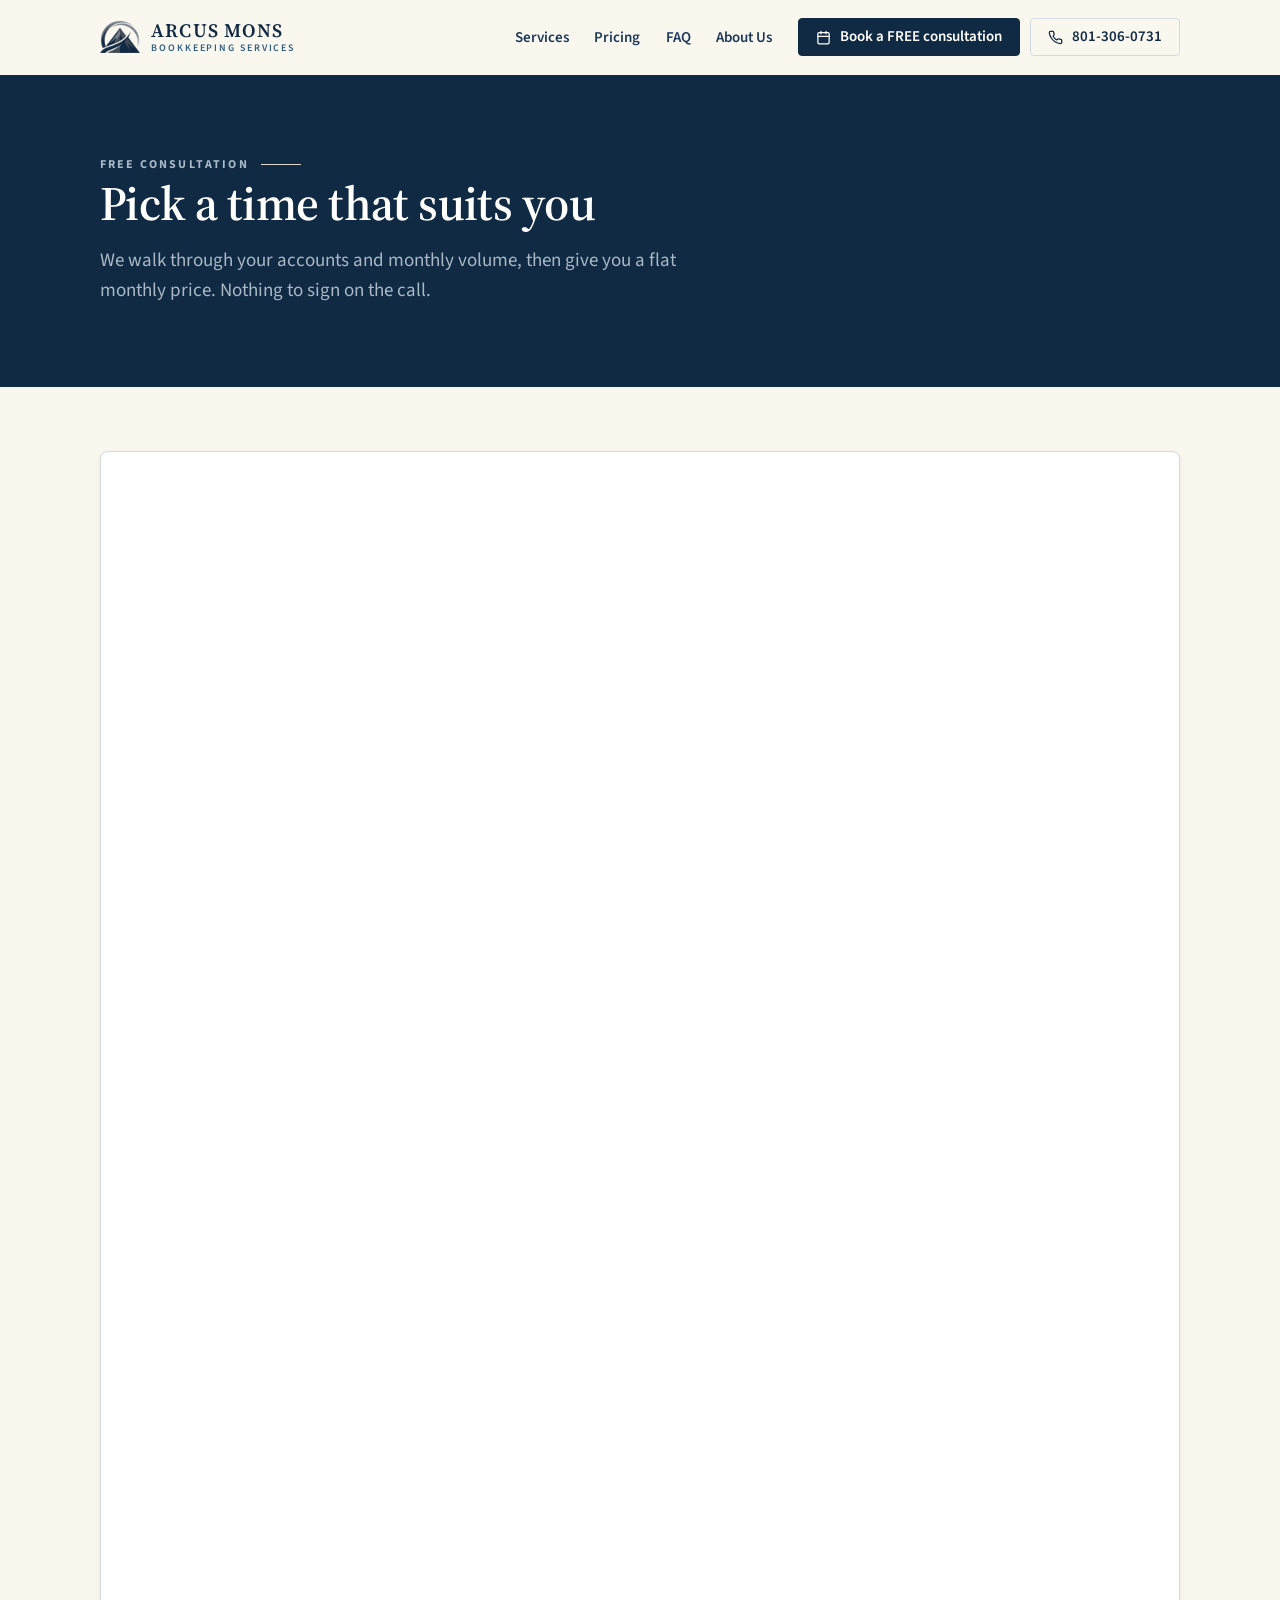
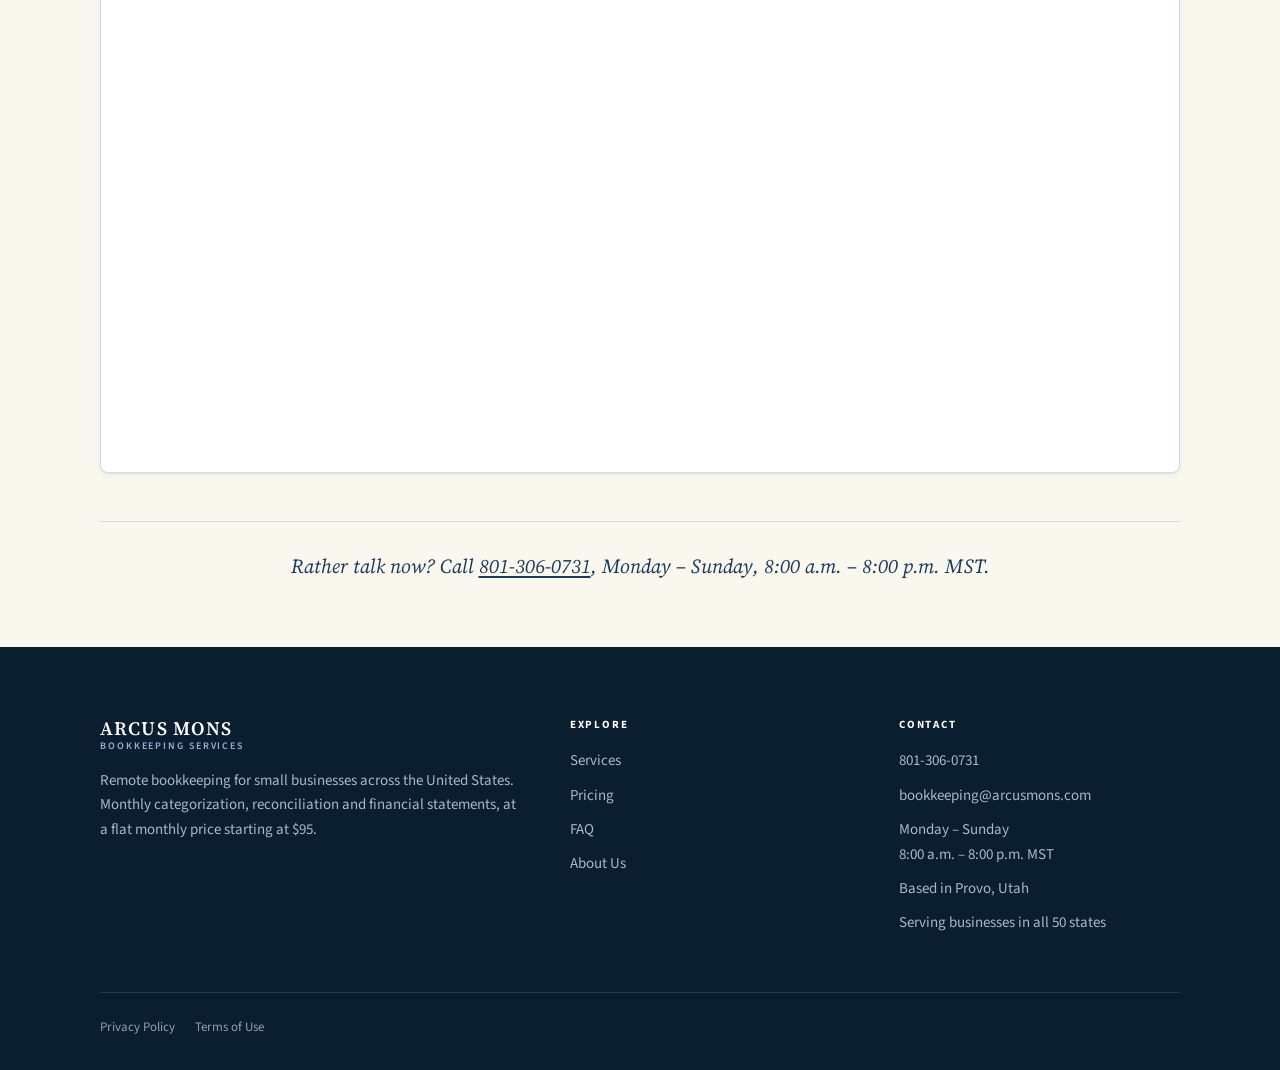
<file: book.html>
<!DOCTYPE html>
<html lang="en">
<head>
<meta charset="utf-8">
<meta name="viewport" content="width=device-width, initial-scale=1, viewport-fit=cover">

<!-- Google tag (gtag.js) -->
<script async src="https://www.googletagmanager.com/gtag/js?id=AW-18416052351"></script>
<script>
  window.dataLayer = window.dataLayer || [];
  function gtag(){dataLayer.push(arguments);}
  gtag('js', new Date());
  gtag('config', 'AW-18416052351');
  gtag('config', 'G-J8EV4GTTF0');
</script>

<title>Book a Free Consultation | Arcus Mons Bookkeeping Services</title>
<meta name="description" content="Pick a time for a free bookkeeping consultation with Arcus Mons. Flat-rate remote bookkeeping for small businesses in all 50 states, starting at $95 a month.">
<!-- Campaign landing page: reachable by link, kept out of search results. -->
<meta name="robots" content="noindex, follow">
<meta name="theme-color" content="#102a43">
<link rel="canonical" href="https://arcusmons.com/book.html">

<link rel="icon" href="assets/img/favicon.ico" sizes="any">
<link rel="apple-touch-icon" href="assets/img/apple-touch-icon.png">

<meta property="og:type" content="website">
<meta property="og:site_name" content="Arcus Mons Bookkeeping Services">
<meta property="og:title" content="Book a free consultation with Arcus Mons">
<meta property="og:description" content="Pick a time that suits you. Flat-rate remote bookkeeping for small businesses in all 50 states, from $95 a month.">
<meta property="og:url" content="https://arcusmons.com/book.html">
<meta property="og:image" content="https://arcusmons.com/assets/img/og-image.jpg">
<meta property="og:image:width" content="1200">
<meta property="og:image:height" content="630">
<meta property="og:image:alt" content="Arcus Mons Bookkeeping Services: Your books, closed every month.">
<meta name="twitter:card" content="summary_large_image">
<meta name="twitter:title" content="Book a free consultation with Arcus Mons">
<meta name="twitter:description" content="Pick a time that suits you. Flat-rate remote bookkeeping for small businesses in all 50 states, from $95 a month.">
<meta name="twitter:image" content="https://arcusmons.com/assets/img/og-image.jpg">

<link rel="preconnect" href="https://fonts.googleapis.com">
<link rel="preconnect" href="https://fonts.gstatic.com" crossorigin>
<link rel="stylesheet" href="https://fonts.googleapis.com/css2?family=Source+Sans+3:wght@400;600;700&amp;family=Source+Serif+4:opsz,wght@8..60,400;8..60,600;8..60,700&amp;display=swap">

<link rel="stylesheet" href="assets/css/styles.css?v=20261014">
<script>document.documentElement.classList.add('js');</script>

<!-- Styles for this page only (the booking calendar). -->
<style>
  .booking-section { padding-block: clamp(2.5rem, 5vw, 4rem); }
  .page-header p:last-child { max-width: 40rem; margin-top: .25rem; font-size: clamp(1.0625rem, 1.5vw, 1.1875rem); line-height: 1.6; }
  .booking {
    background: var(--white);
    border: 1px solid var(--line);
    border-radius: var(--radius-lg);
    box-shadow: var(--shadow-sm);
    overflow: hidden;
  }
  /* Fixed height, tall enough for the whole Calendly survey (measured at
     about 1,500-1,600px) so it never scrolls inside the box. Calendly's
     data-resize option can't be used: this routing form reports its height
     as 2px and the box collapses. If the survey gains or loses questions,
     adjust these numbers. Narrow phones wrap more text, so they get more. */
  .booking .calendly-inline-widget { min-width: 0; height: 1720px; }
  @media (min-width: 600px) {
    .booking .calendly-inline-widget { height: 1620px; }
  }
  .booking-fallback { padding: 2rem; margin: 0; text-align: center; }
  .booking-section .section-note a { color: inherit; text-decoration: underline; text-underline-offset: 3px; }
</style>
</head>

<body>
<a class="skip-link" href="#main">Skip to main content</a>

<header class="site-header" id="site-header">
  <div class="wrap header-inner">
    <a class="brand" href="index.html" aria-label="Arcus Mons Bookkeeping Services — home">
      <img src="assets/img/arcus-mons-logo.png" alt="" width="40" height="32">
      <span class="brand-text">
        <span class="brand-name">Arcus Mons</span>
        <span class="brand-sub">Bookkeeping Services</span>
      </span>
    </a>

    <button class="nav-toggle" id="nav-toggle" type="button"
            aria-expanded="false" aria-controls="primary-nav" aria-label="Open menu">
      <span></span><span></span><span></span>
    </button>

    <nav class="nav" id="primary-nav" aria-label="Primary">
      <ul class="nav-list">
        <li><a href="index.html#services">Services</a></li>
        <li><a href="index.html#pricing">Pricing</a></li>
        <li><a href="index.html#faq">FAQ</a></li>
        <li><a href="about.html">About Us</a></li>
      </ul>
      <div class="nav-cta">
        <a class="btn btn--primary btn--sm" href="#book">
          <svg width="15" height="15" viewBox="0 0 24 24" fill="none" stroke="currentColor" stroke-width="2" stroke-linecap="round" stroke-linejoin="round" aria-hidden="true"><rect x="3" y="4" width="18" height="18" rx="2"/><path d="M16 2v4M8 2v4M3 10h18"/></svg>
          Book a FREE consultation
        </a>
        <a class="btn btn--ghost btn--sm" href="tel:+18013060731">
          <svg width="15" height="15" viewBox="0 0 24 24" fill="none" stroke="currentColor" stroke-width="2" stroke-linecap="round" stroke-linejoin="round" aria-hidden="true"><path d="M22 16.92v3a2 2 0 0 1-2.18 2 19.79 19.79 0 0 1-8.63-3.07 19.5 19.5 0 0 1-6-6 19.79 19.79 0 0 1-3.07-8.67A2 2 0 0 1 4.11 2h3a2 2 0 0 1 2 1.72c.13.96.36 1.9.7 2.81a2 2 0 0 1-.45 2.11L8.09 9.91a16 16 0 0 0 6 6l1.27-1.27a2 2 0 0 1 2.11-.45c.9.34 1.85.57 2.81.7A2 2 0 0 1 22 16.92z"/></svg>
          801-306-0731
        </a>
      </div>
    </nav>
  </div>
</header>

<main id="main">

<section class="page-header">
  <div class="wrap">
    <p class="eyebrow">Free consultation</p>
    <h1>Pick a time that suits you</h1>
    <p>We walk through your accounts and monthly volume, then give you a flat monthly price. Nothing to sign on the call.</p>
  </div>
</section>

<section class="section section--cream booking-section" id="book" aria-label="Booking calendar">
  <div class="wrap">
    <div class="booking">
      <!-- Calendly inline widget begin. The box height is set in the
           <style> block in <head>. -->
      <div class="calendly-inline-widget" data-url="https://calendly.com/d/d23w-h8h-fmf?hide_gdpr_banner=1"></div>
      <script type="text/javascript" src="https://assets.calendly.com/assets/external/widget.js" async></script>
      <!-- Calendly inline widget end -->

      <script>
        /* Fit the box to Calendly's content where Calendly reports it
           correctly. The survey step reports nonsense heights (2px, 124px),
           so anything under MIN_TRUSTED is ignored and the box keeps the
           fixed survey height from the <style> block. Taller reports (the
           calendar and confirmation steps) resize the box to fit. */
        (function () {
          var MIN_TRUSTED = 500;
          var box = document.querySelector('.booking .calendly-inline-widget');
          if (!box) return;

          window.addEventListener('message', function (event) {
            if (event.origin !== 'https://calendly.com') return;
            var data = event.data;
            if (!data || data.event !== 'calendly.page_height' || !data.payload) return;

            var height = parseInt(data.payload.height, 10);
            if (!(height >= MIN_TRUSTED)) return;

            box.style.height = height + 'px';
            // If the next step is shorter and the visitor was scrolled down
            // to the Submit button, bring the top of the box back into view.
            if (box.getBoundingClientRect().top < 0) {
              box.scrollIntoView({ block: 'start' });
            }
          });
        })();
      </script>

      <noscript>
        <p class="booking-fallback">
          The calendar needs JavaScript.
          <a href="https://calendly.com/d/d23w-h8h-fmf">Open the booking page directly</a>
          or call <a href="tel:+18013060731">801-306-0731</a>.
        </p>
      </noscript>
    </div>

    <p class="section-note">
      Rather talk now? Call <a href="tel:+18013060731">801-306-0731</a>,
      Monday &ndash; Sunday, 8:00 a.m. &ndash; 8:00 p.m. MST.
    </p>
  </div>
</section>

</main>

<footer class="site-footer">
  <div class="wrap">
    <div class="footer-grid">
      <div>
        <div class="footer-brand">
          <span class="brand-text">
            <span class="brand-name">Arcus Mons</span>
            <span class="brand-sub">Bookkeeping Services</span>
          </span>
        </div>
        <p class="footer-about">
          Remote bookkeeping for small businesses across the United States.
          Monthly categorization, reconciliation and financial statements, at a
          flat monthly price starting at $95.
        </p>
      </div>

      <div class="footer-col">
        <h4>Explore</h4>
        <ul>
          <li><a href="index.html#services">Services</a></li>
          <li><a href="index.html#pricing">Pricing</a></li>
          <li><a href="index.html#faq">FAQ</a></li>
          <li><a href="about.html">About Us</a></li>
        </ul>
      </div>

      <div class="footer-col">
        <h4>Contact</h4>
        <ul>
          <li><a href="tel:+18013060731">801-306-0731</a></li>
          <li><a href="mailto:bookkeeping@arcusmons.com">bookkeeping@arcusmons.com</a></li>
          <li>Monday &ndash; Sunday<br>8:00 a.m. &ndash; 8:00 p.m. MST</li>
          <li>Based in Provo, Utah</li>
          <li>Serving businesses in all 50 states</li>
        </ul>
      </div>
    </div>

    <div class="footer-bottom">
      <ul class="footer-legal">
        <li><a href="privacy.html">Privacy Policy</a></li>
        <li><a href="terms.html">Terms of Use</a></li>
      </ul>
    </div>
  </div>
</footer>

<button class="to-top" id="to-top" type="button" aria-label="Back to top">
  <svg width="18" height="18" viewBox="0 0 24 24" fill="none" stroke="currentColor" stroke-width="2" stroke-linecap="round" stroke-linejoin="round" aria-hidden="true"><path d="M12 19V5M5 12l7-7 7 7"/></svg>
</button>

<script src="assets/js/main.js?v=20261121" defer></script>
</body>
</html>
</file>
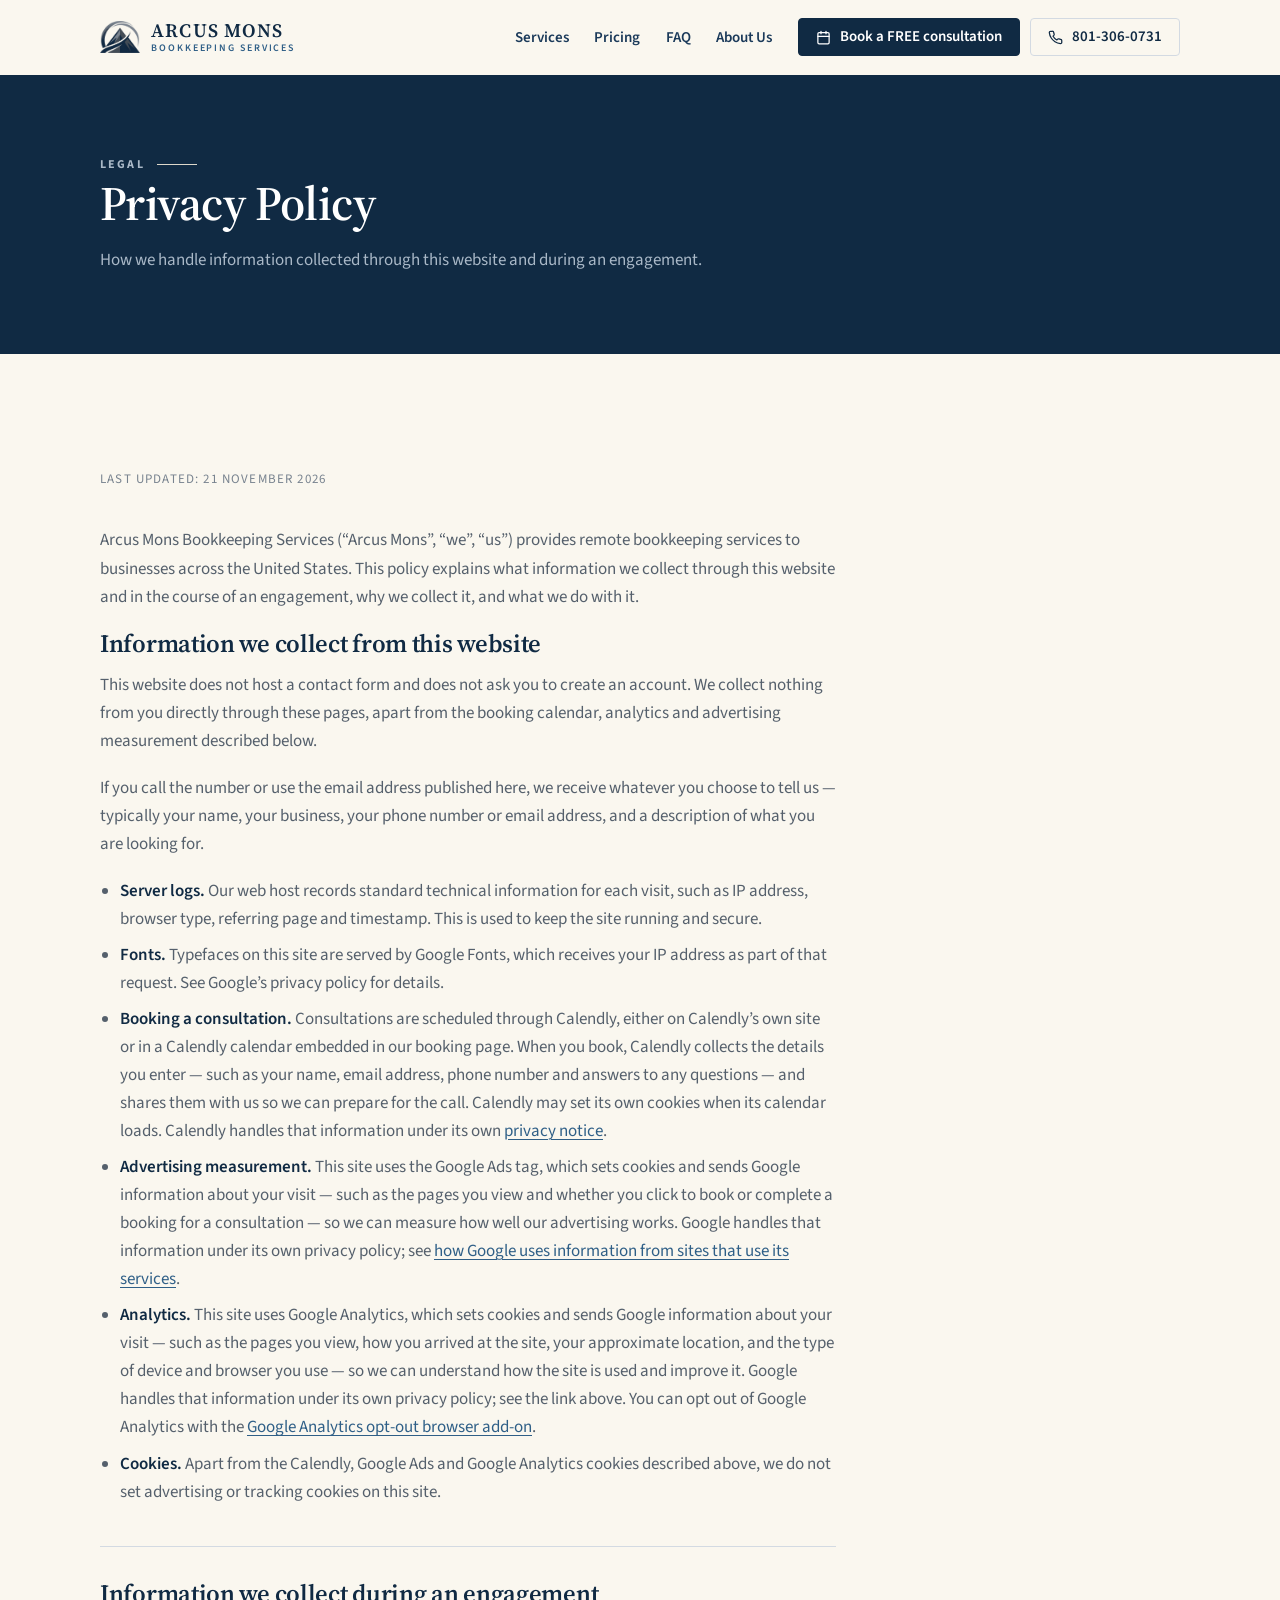
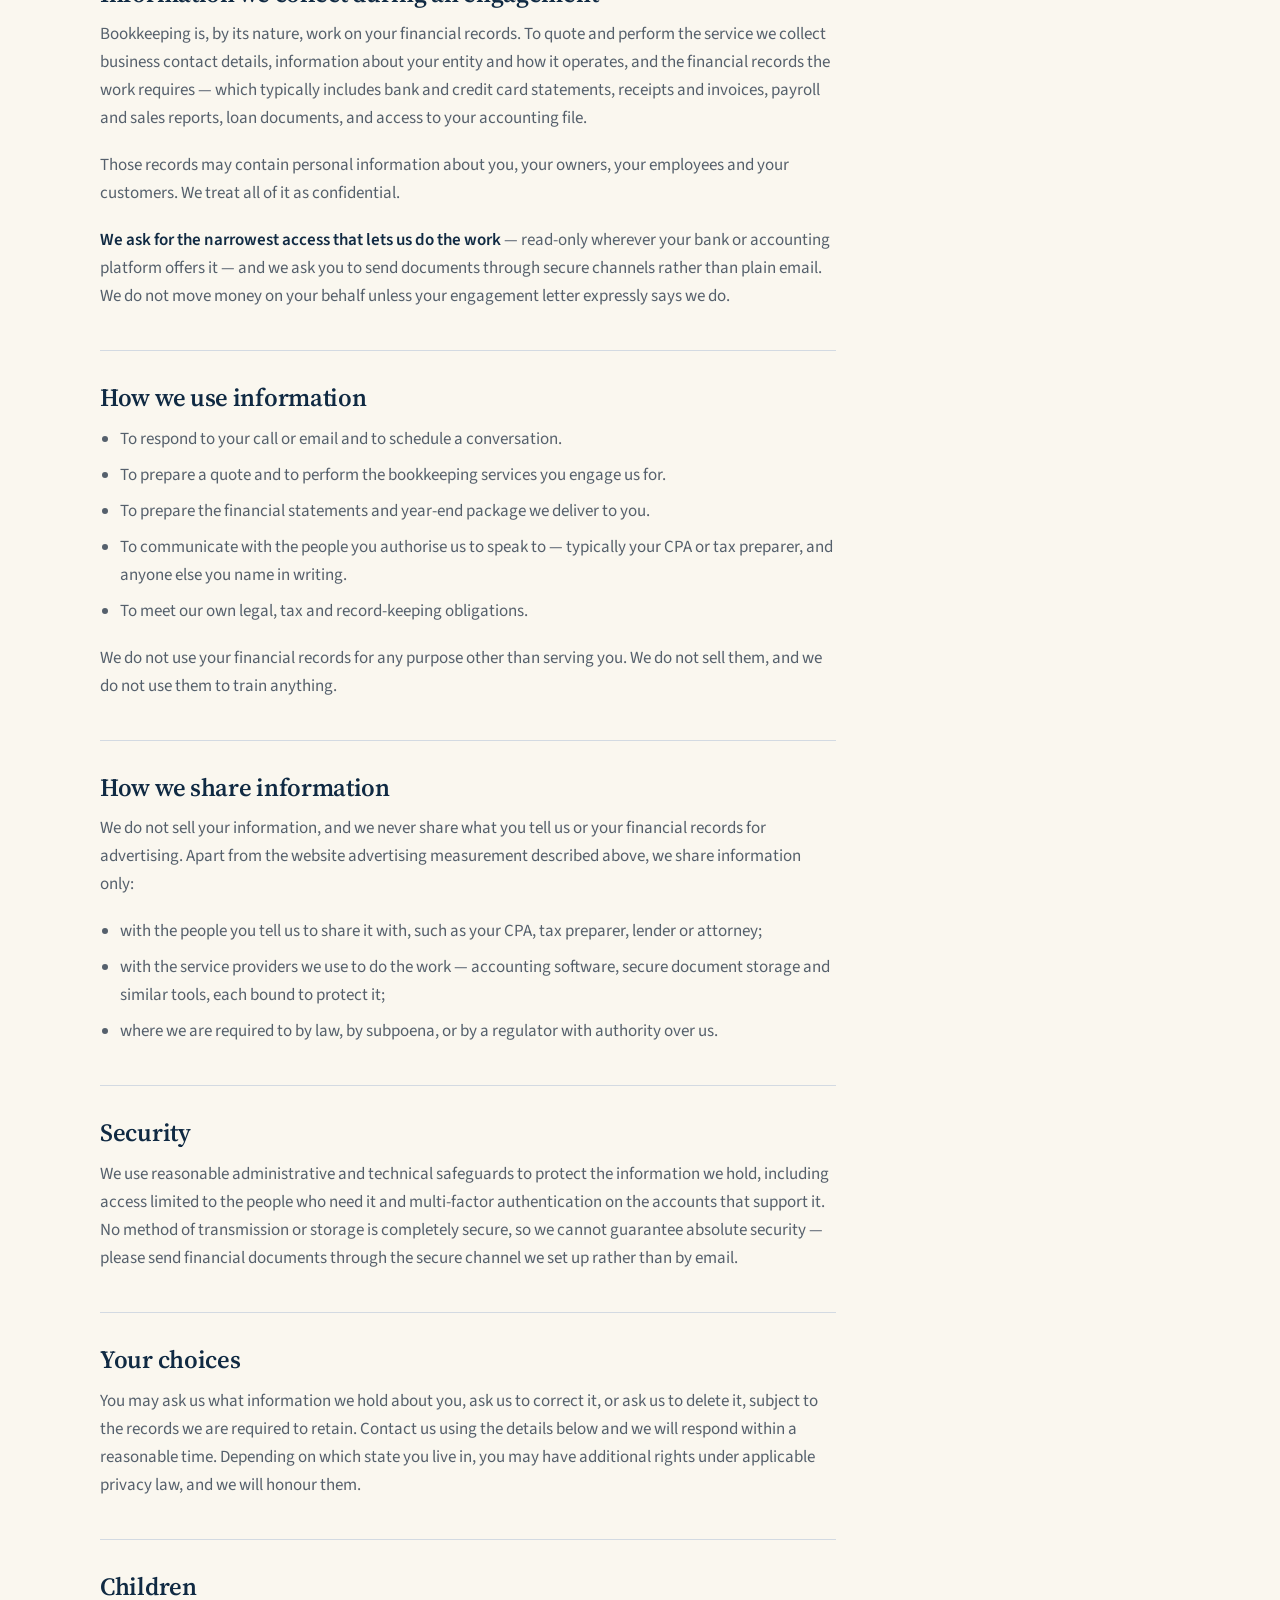
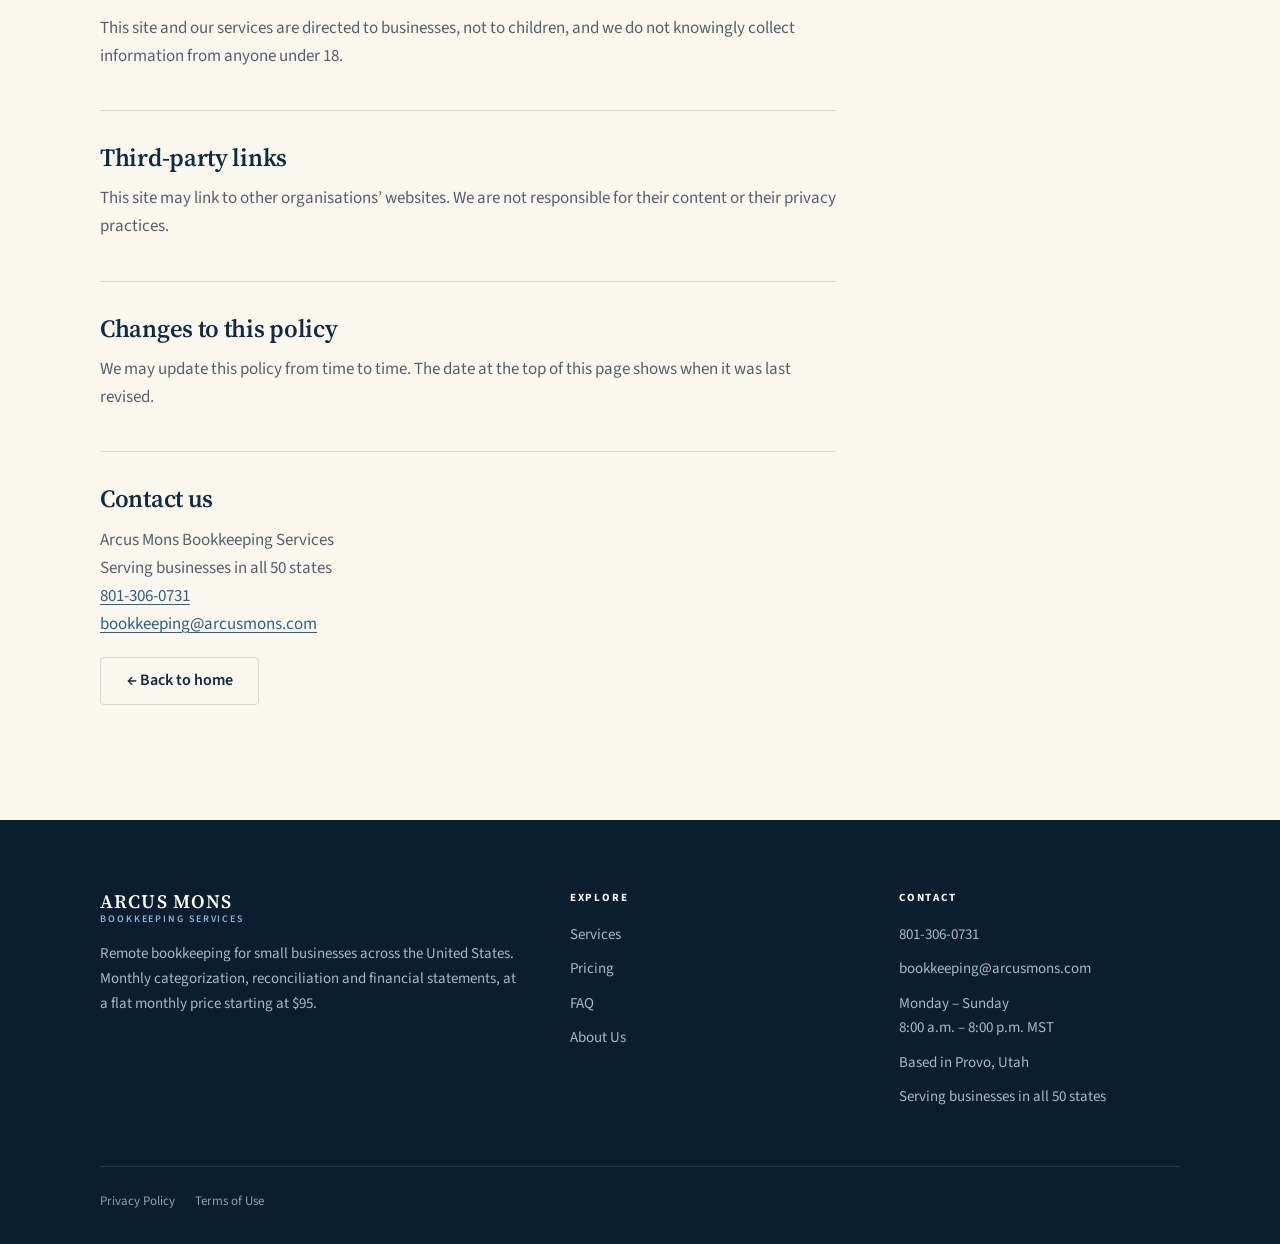
<file: privacy.html>
<!DOCTYPE html>
<html lang="en">
<head>
<meta charset="utf-8">
<meta name="viewport" content="width=device-width, initial-scale=1, viewport-fit=cover">

<!-- Google tag (gtag.js) -->
<script async src="https://www.googletagmanager.com/gtag/js?id=AW-18416052351"></script>
<script>
  window.dataLayer = window.dataLayer || [];
  function gtag(){dataLayer.push(arguments);}
  gtag('js', new Date());
  gtag('config', 'AW-18416052351');
  gtag('config', 'G-J8EV4GTTF0');
</script>

<title>Privacy Policy | Arcus Mons Bookkeeping Services</title>
<meta name="description" content="How Arcus Mons Bookkeeping Services handles information collected through this website and during a client engagement.">
<meta name="robots" content="index, follow">
<meta name="theme-color" content="#102a43">
<link rel="canonical" href="https://arcusmons.com/privacy.html">

<meta property="og:type" content="website">
<meta property="og:site_name" content="Arcus Mons Bookkeeping Services">
<meta property="og:title" content="Privacy Policy | Arcus Mons Bookkeeping Services">
<meta property="og:description" content="How Arcus Mons Bookkeeping Services handles information collected through this website and during a client engagement.">
<meta property="og:url" content="https://arcusmons.com/privacy.html">
<meta property="og:image" content="https://arcusmons.com/assets/img/og-image.jpg">
<meta property="og:image:width" content="1200">
<meta property="og:image:height" content="630">
<meta property="og:image:alt" content="Arcus Mons Bookkeeping Services: Your books, closed every month.">
<meta name="twitter:card" content="summary_large_image">
<meta name="twitter:image" content="https://arcusmons.com/assets/img/og-image.jpg">

<link rel="icon" href="assets/img/favicon.ico" sizes="any">
<link rel="apple-touch-icon" href="assets/img/apple-touch-icon.png">

<link rel="preconnect" href="https://fonts.googleapis.com">
<link rel="preconnect" href="https://fonts.gstatic.com" crossorigin>
<link rel="stylesheet" href="https://fonts.googleapis.com/css2?family=Source+Sans+3:wght@400;600;700&amp;family=Source+Serif+4:opsz,wght@8..60,400;8..60,600;8..60,700&amp;display=swap">

<link rel="stylesheet" href="assets/css/styles.css?v=20261014">
<script>document.documentElement.classList.add('js');</script>
</head>

<body>
<a class="skip-link" href="#main">Skip to main content</a>

<header class="site-header" id="site-header">
  <div class="wrap header-inner">
    <a class="brand" href="index.html" aria-label="Arcus Mons Bookkeeping Services — home">
      <img src="assets/img/arcus-mons-logo.png" alt="" width="40" height="32">
      <span class="brand-text">
        <span class="brand-name">Arcus Mons</span>
        <span class="brand-sub">Bookkeeping Services</span>
      </span>
    </a>

    <button class="nav-toggle" id="nav-toggle" type="button"
            aria-expanded="false" aria-controls="primary-nav" aria-label="Open menu">
      <span></span><span></span><span></span>
    </button>

    <nav class="nav" id="primary-nav" aria-label="Primary">
      <ul class="nav-list">
        <li><a href="index.html#services">Services</a></li>
        <li><a href="index.html#pricing">Pricing</a></li>
        <li><a href="index.html#faq">FAQ</a></li>
        <li><a href="about.html">About Us</a></li>
      </ul>
      <div class="nav-cta">
        <a class="btn btn--primary btn--sm" href="https://calendly.com/arcusmons/30min" target="_blank" rel="noopener">
          <svg width="15" height="15" viewBox="0 0 24 24" fill="none" stroke="currentColor" stroke-width="2" stroke-linecap="round" stroke-linejoin="round" aria-hidden="true"><rect x="3" y="4" width="18" height="18" rx="2"/><path d="M16 2v4M8 2v4M3 10h18"/></svg>
          Book a FREE consultation
        </a>
        <a class="btn btn--ghost btn--sm" href="tel:+18013060731">
          <svg width="15" height="15" viewBox="0 0 24 24" fill="none" stroke="currentColor" stroke-width="2" stroke-linecap="round" stroke-linejoin="round" aria-hidden="true"><path d="M22 16.92v3a2 2 0 0 1-2.18 2 19.79 19.79 0 0 1-8.63-3.07 19.5 19.5 0 0 1-6-6 19.79 19.79 0 0 1-3.07-8.67A2 2 0 0 1 4.11 2h3a2 2 0 0 1 2 1.72c.13.96.36 1.9.7 2.81a2 2 0 0 1-.45 2.11L8.09 9.91a16 16 0 0 0 6 6l1.27-1.27a2 2 0 0 1 2.11-.45c.9.34 1.85.57 2.81.7A2 2 0 0 1 22 16.92z"/></svg>
          801-306-0731
        </a>
      </div>
    </nav>
  </div>
</header>

<main id="main">

<section class="page-header">
  <div class="wrap">
    <p class="eyebrow">Legal</p>
    <h1>Privacy Policy</h1>
    <p>How we handle information collected through this website and during an engagement.</p>
  </div>
</section>

<section class="section section--cream">
  <div class="wrap">
    <div class="prose">
      <p class="updated">Last updated: 21 November 2026</p>

      <p>
        Arcus Mons Bookkeeping Services (&ldquo;Arcus Mons&rdquo;, &ldquo;we&rdquo;, &ldquo;us&rdquo;)
        provides remote bookkeeping services to businesses across the United States. This
        policy explains what information we collect through this website and in the course
        of an engagement, why we collect it, and what we do with it.
      </p>

      <h2>Information we collect from this website</h2>
      <p>
        This website does not host a contact form and does not ask you to create an
        account. We collect nothing from you directly through these pages, apart from
        the booking calendar, analytics and advertising measurement described below.
      </p>
      <p>
        If you call the number or use the email address published here, we receive
        whatever you choose to tell us &mdash; typically your name, your business, your
        phone number or email address, and a description of what you are looking for.
      </p>
      <ul>
        <li><strong>Server logs.</strong> Our web host records standard technical information for each visit, such as IP address, browser type, referring page and timestamp. This is used to keep the site running and secure.</li>
        <li><strong>Fonts.</strong> Typefaces on this site are served by Google Fonts, which receives your IP address as part of that request. See Google&rsquo;s privacy policy for details.</li>
        <li><strong>Booking a consultation.</strong> Consultations are scheduled through Calendly, either on Calendly&rsquo;s own site or in a Calendly calendar embedded in our booking page. When you book, Calendly collects the details you enter &mdash; such as your name, email address, phone number and answers to any questions &mdash; and shares them with us so we can prepare for the call. Calendly may set its own cookies when its calendar loads. Calendly handles that information under its own <a href="https://calendly.com/legal/privacy-notice" target="_blank" rel="noopener">privacy notice</a>.</li>
        <li><strong>Advertising measurement.</strong> This site uses the Google Ads tag, which sets cookies and sends Google information about your visit &mdash; such as the pages you view and whether you click to book or complete a booking for a consultation &mdash; so we can measure how well our advertising works. Google handles that information under its own privacy policy; see <a href="https://policies.google.com/technologies/partner-sites" target="_blank" rel="noopener">how Google uses information from sites that use its services</a>.</li>
        <li><strong>Analytics.</strong> This site uses Google Analytics, which sets cookies and sends Google information about your visit &mdash; such as the pages you view, how you arrived at the site, your approximate location, and the type of device and browser you use &mdash; so we can understand how the site is used and improve it. Google handles that information under its own privacy policy; see the link above. You can opt out of Google Analytics with the <a href="https://tools.google.com/dlpage/gaoptout" target="_blank" rel="noopener">Google Analytics opt-out browser add-on</a>.</li>
        <li><strong>Cookies.</strong> Apart from the Calendly, Google Ads and Google Analytics cookies described above, we do not set advertising or tracking cookies on this site.</li>
      </ul>

      <h2>Information we collect during an engagement</h2>
      <p>
        Bookkeeping is, by its nature, work on your financial records. To quote and
        perform the service we collect business contact details, information about your
        entity and how it operates, and the financial records the work requires &mdash;
        which typically includes bank and credit card statements, receipts and invoices,
        payroll and sales reports, loan documents, and access to your accounting file.
      </p>
      <p>
        Those records may contain personal information about you, your owners, your
        employees and your customers. We treat all of it as confidential.
      </p>
      <p>
        <strong>We ask for the narrowest access that lets us do the work</strong> &mdash;
        read-only wherever your bank or accounting platform offers it &mdash; and we ask
        you to send documents through secure channels rather than plain email. We do not
        move money on your behalf unless your engagement letter expressly says we do.
      </p>

      <h2>How we use information</h2>
      <ul>
        <li>To respond to your call or email and to schedule a conversation.</li>
        <li>To prepare a quote and to perform the bookkeeping services you engage us for.</li>
        <li>To prepare the financial statements and year-end package we deliver to you.</li>
        <li>To communicate with the people you authorise us to speak to &mdash; typically your CPA or tax preparer, and anyone else you name in writing.</li>
        <li>To meet our own legal, tax and record-keeping obligations.</li>
      </ul>
      <p>
        We do not use your financial records for any purpose other than serving you. We do
        not sell them, and we do not use them to train anything.
      </p>

      <h2>How we share information</h2>
      <p>
        We do not sell your information, and we never share what you tell us or your
        financial records for advertising. Apart from the website advertising measurement
        described above, we share information only:
      </p>
      <ul>
        <li>with the people you tell us to share it with, such as your CPA, tax preparer, lender or attorney;</li>
        <li>with the service providers we use to do the work &mdash; accounting software, secure document storage and similar tools, each bound to protect it;</li>
        <li>where we are required to by law, by subpoena, or by a regulator with authority over us.</li>
      </ul>

      <h2>Security</h2>
      <p>
        We use reasonable administrative and technical safeguards to protect the
        information we hold, including access limited to the people who need it and
        multi-factor authentication on the accounts that support it. No method of
        transmission or storage is completely secure, so we cannot guarantee absolute
        security &mdash; please send financial documents through the secure channel we
        set up rather than by email.
      </p>

      <h2>Your choices</h2>
      <p>
        You may ask us what information we hold about you, ask us to correct it, or ask us
        to delete it, subject to the records we are required to retain. Contact us using
        the details below and we will respond within a reasonable time. Depending on which
        state you live in, you may have additional rights under applicable privacy law,
        and we will honour them.
      </p>

      <h2>Children</h2>
      <p>
        This site and our services are directed to businesses, not to children, and we do
        not knowingly collect information from anyone under 18.
      </p>

      <h2>Third-party links</h2>
      <p>
        This site may link to other organisations&rsquo; websites. We are not responsible
        for their content or their privacy practices.
      </p>

      <h2>Changes to this policy</h2>
      <p>
        We may update this policy from time to time. The date at the top of this page
        shows when it was last revised.
      </p>

      <h2>Contact us</h2>
      <p>
        Arcus Mons Bookkeeping Services<br>
        Serving businesses in all 50 states<br>
        <a href="tel:+18013060731">801-306-0731</a><br>
        <a href="mailto:bookkeeping@arcusmons.com">bookkeeping@arcusmons.com</a>
      </p>

      <p>
        <a class="btn btn--ghost" href="index.html">&larr; Back to home</a>
      </p>
    </div>
  </div>
</section>

</main>

<footer class="site-footer">
  <div class="wrap">
    <div class="footer-grid">
      <div>
        <div class="footer-brand">
          <span class="brand-text">
            <span class="brand-name">Arcus Mons</span>
            <span class="brand-sub">Bookkeeping Services</span>
          </span>
        </div>
        <p class="footer-about">
          Remote bookkeeping for small businesses across the United States.
          Monthly categorization, reconciliation and financial statements, at a
          flat monthly price starting at $95.
        </p>
      </div>

      <div class="footer-col">
        <h4>Explore</h4>
        <ul>
          <li><a href="index.html#services">Services</a></li>
          <li><a href="index.html#pricing">Pricing</a></li>
          <li><a href="index.html#faq">FAQ</a></li>
          <li><a href="about.html">About Us</a></li>
        </ul>
      </div>

      <div class="footer-col">
        <h4>Contact</h4>
        <ul>
          <li><a href="tel:+18013060731">801-306-0731</a></li>
          <li><a href="mailto:bookkeeping@arcusmons.com">bookkeeping@arcusmons.com</a></li>
          <li>Monday &ndash; Sunday<br>8:00 a.m. &ndash; 8:00 p.m. MST</li>
          <li>Based in Provo, Utah</li>
          <li>Serving businesses in all 50 states</li>
        </ul>
      </div>
    </div>

    <div class="footer-bottom">
      <ul class="footer-legal">
        <li><a href="privacy.html">Privacy Policy</a></li>
        <li><a href="terms.html">Terms of Use</a></li>
      </ul>
    </div>
  </div>
</footer>

<button class="to-top" id="to-top" type="button" aria-label="Back to top">
  <svg width="18" height="18" viewBox="0 0 24 24" fill="none" stroke="currentColor" stroke-width="2" stroke-linecap="round" stroke-linejoin="round" aria-hidden="true"><path d="M12 19V5M5 12l7-7 7 7"/></svg>
</button>

<script src="assets/js/main.js?v=20261121" defer></script>
</body>
</html>
</file>
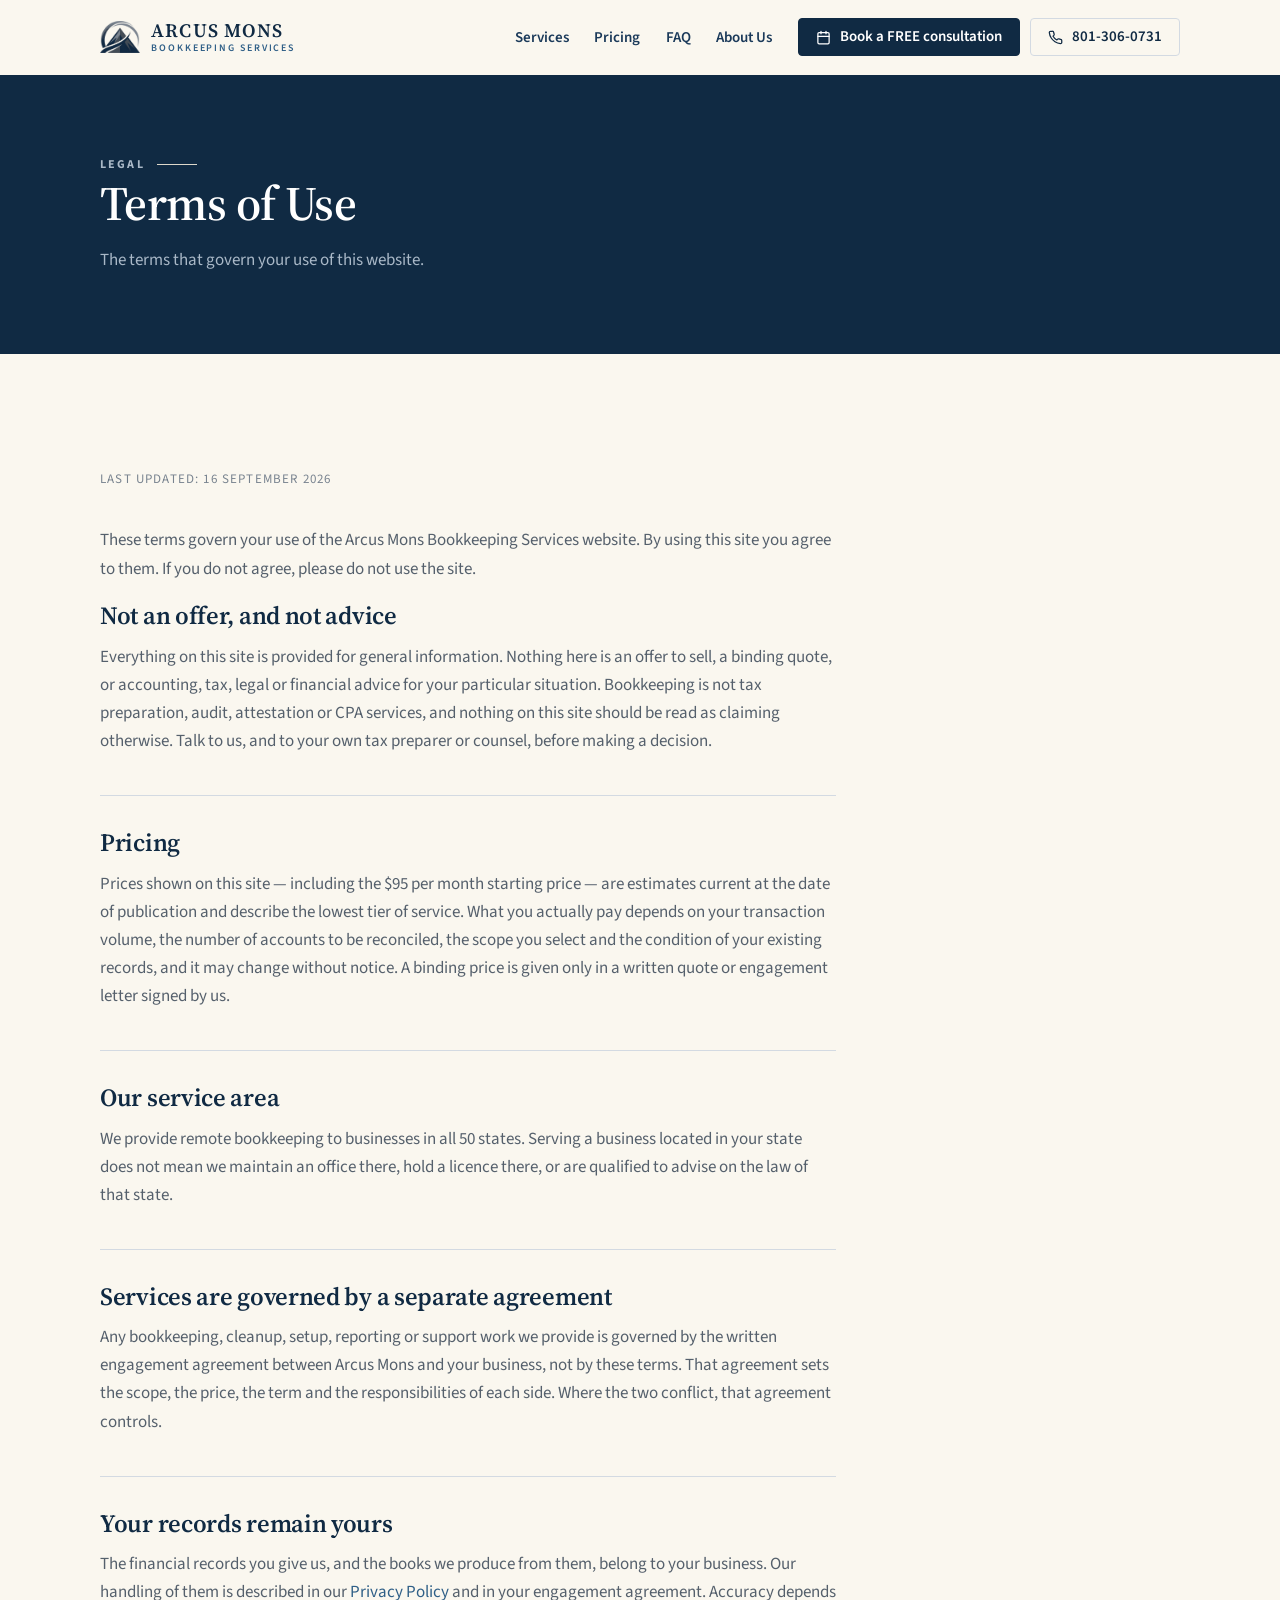
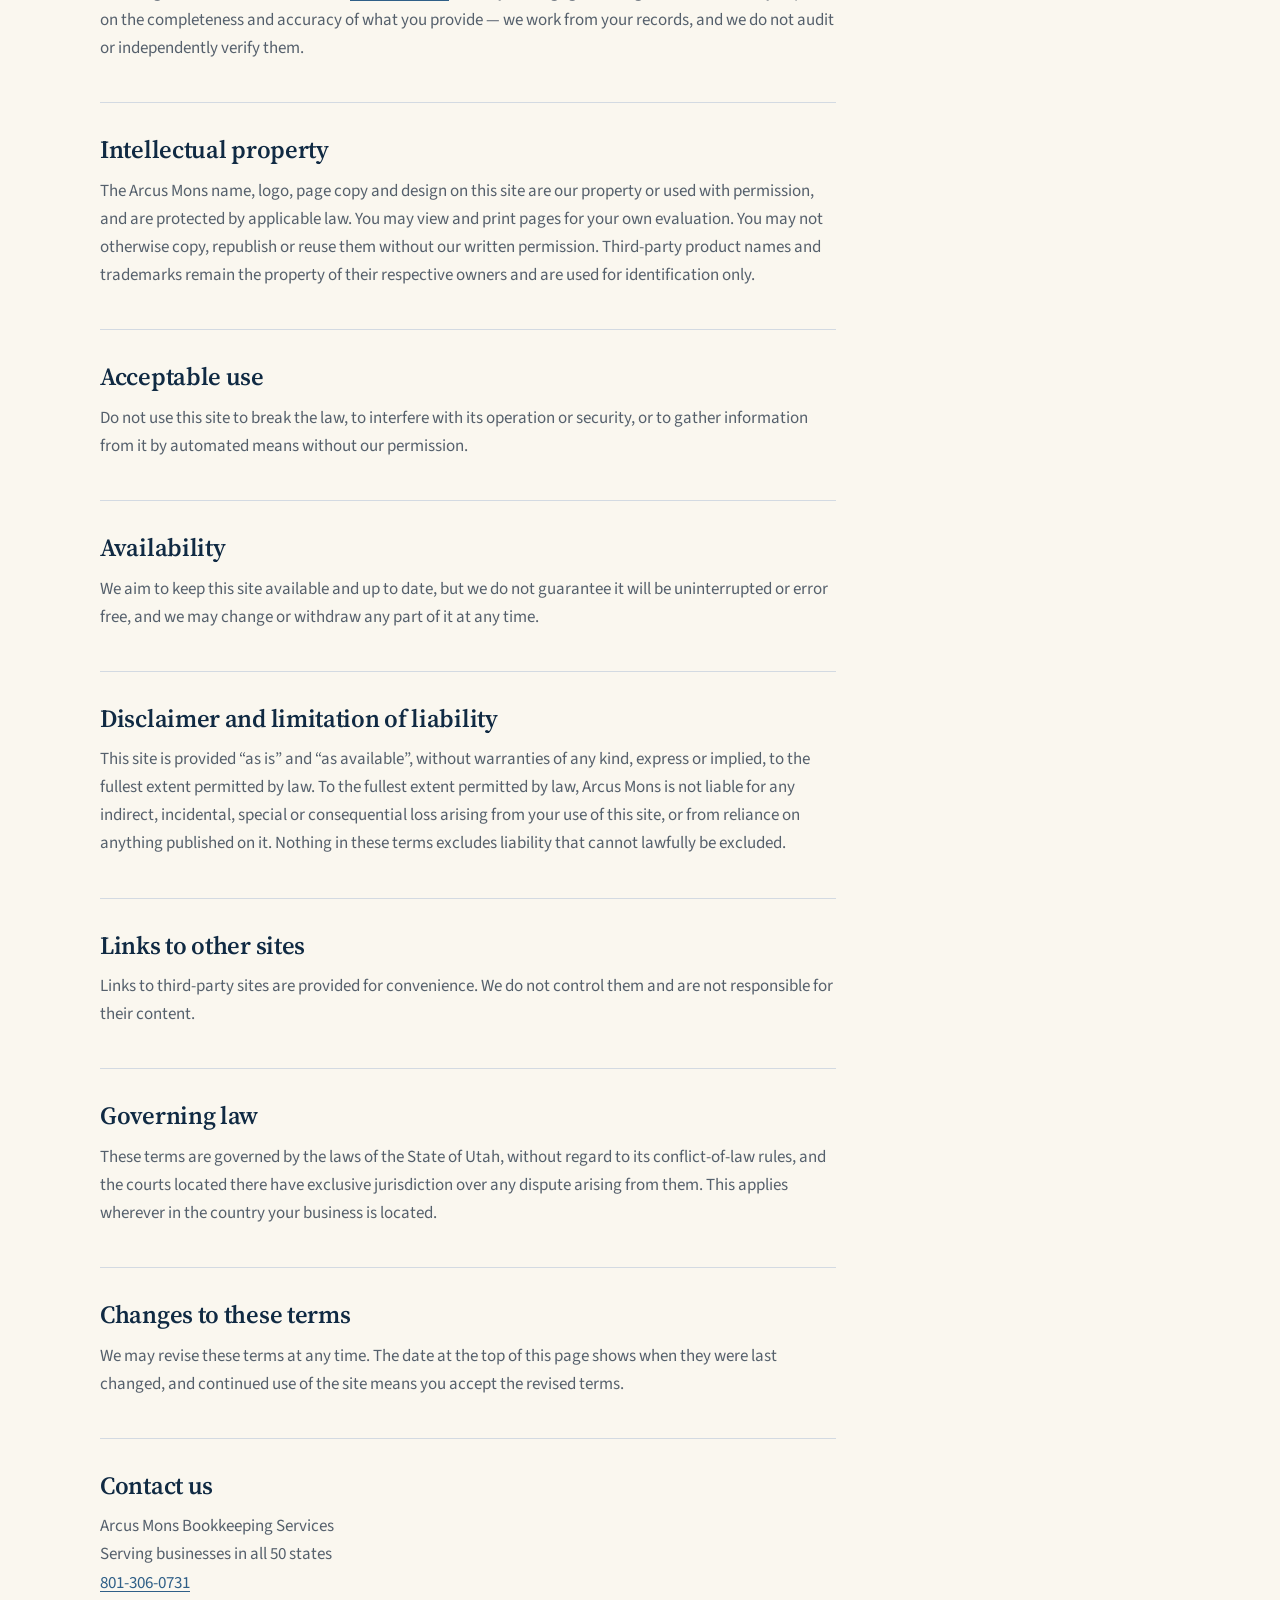
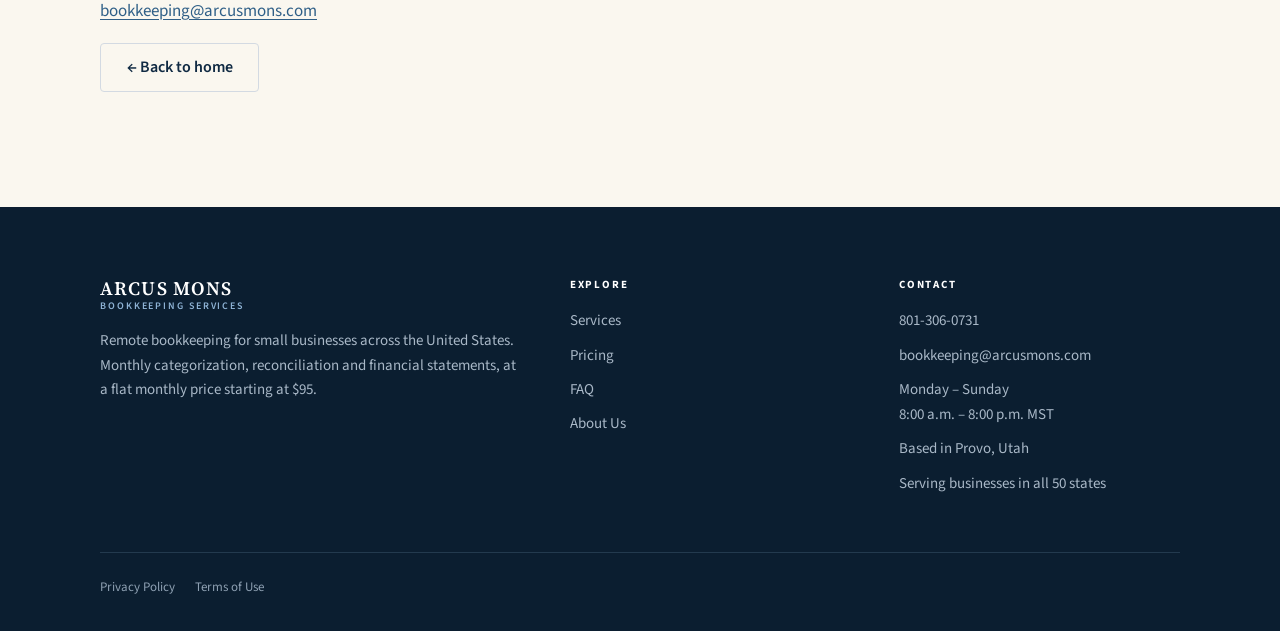
<file: terms.html>
<!DOCTYPE html>
<html lang="en">
<head>
<meta charset="utf-8">
<meta name="viewport" content="width=device-width, initial-scale=1, viewport-fit=cover">

<!-- Google tag (gtag.js) -->
<script async src="https://www.googletagmanager.com/gtag/js?id=AW-18416052351"></script>
<script>
  window.dataLayer = window.dataLayer || [];
  function gtag(){dataLayer.push(arguments);}
  gtag('js', new Date());
  gtag('config', 'AW-18416052351');
  gtag('config', 'G-J8EV4GTTF0');
</script>

<title>Terms of Use | Arcus Mons Bookkeeping Services</title>
<meta name="description" content="The terms that govern your use of the Arcus Mons Bookkeeping Services website.">
<meta name="robots" content="index, follow">
<meta name="theme-color" content="#102a43">
<link rel="canonical" href="https://arcusmons.com/terms.html">

<meta property="og:type" content="website">
<meta property="og:site_name" content="Arcus Mons Bookkeeping Services">
<meta property="og:title" content="Terms of Use | Arcus Mons Bookkeeping Services">
<meta property="og:description" content="The terms that govern your use of the Arcus Mons Bookkeeping Services website.">
<meta property="og:url" content="https://arcusmons.com/terms.html">
<meta property="og:image" content="https://arcusmons.com/assets/img/og-image.jpg">
<meta property="og:image:width" content="1200">
<meta property="og:image:height" content="630">
<meta property="og:image:alt" content="Arcus Mons Bookkeeping Services: Your books, closed every month.">
<meta name="twitter:card" content="summary_large_image">
<meta name="twitter:image" content="https://arcusmons.com/assets/img/og-image.jpg">

<link rel="icon" href="assets/img/favicon.ico" sizes="any">
<link rel="apple-touch-icon" href="assets/img/apple-touch-icon.png">

<link rel="preconnect" href="https://fonts.googleapis.com">
<link rel="preconnect" href="https://fonts.gstatic.com" crossorigin>
<link rel="stylesheet" href="https://fonts.googleapis.com/css2?family=Source+Sans+3:wght@400;600;700&amp;family=Source+Serif+4:opsz,wght@8..60,400;8..60,600;8..60,700&amp;display=swap">

<link rel="stylesheet" href="assets/css/styles.css?v=20261014">
<script>document.documentElement.classList.add('js');</script>
</head>

<body>
<a class="skip-link" href="#main">Skip to main content</a>

<header class="site-header" id="site-header">
  <div class="wrap header-inner">
    <a class="brand" href="index.html" aria-label="Arcus Mons Bookkeeping Services — home">
      <img src="assets/img/arcus-mons-logo.png" alt="" width="40" height="32">
      <span class="brand-text">
        <span class="brand-name">Arcus Mons</span>
        <span class="brand-sub">Bookkeeping Services</span>
      </span>
    </a>

    <button class="nav-toggle" id="nav-toggle" type="button"
            aria-expanded="false" aria-controls="primary-nav" aria-label="Open menu">
      <span></span><span></span><span></span>
    </button>

    <nav class="nav" id="primary-nav" aria-label="Primary">
      <ul class="nav-list">
        <li><a href="index.html#services">Services</a></li>
        <li><a href="index.html#pricing">Pricing</a></li>
        <li><a href="index.html#faq">FAQ</a></li>
        <li><a href="about.html">About Us</a></li>
      </ul>
      <div class="nav-cta">
        <a class="btn btn--primary btn--sm" href="https://calendly.com/arcusmons/30min" target="_blank" rel="noopener">
          <svg width="15" height="15" viewBox="0 0 24 24" fill="none" stroke="currentColor" stroke-width="2" stroke-linecap="round" stroke-linejoin="round" aria-hidden="true"><rect x="3" y="4" width="18" height="18" rx="2"/><path d="M16 2v4M8 2v4M3 10h18"/></svg>
          Book a FREE consultation
        </a>
        <a class="btn btn--ghost btn--sm" href="tel:+18013060731">
          <svg width="15" height="15" viewBox="0 0 24 24" fill="none" stroke="currentColor" stroke-width="2" stroke-linecap="round" stroke-linejoin="round" aria-hidden="true"><path d="M22 16.92v3a2 2 0 0 1-2.18 2 19.79 19.79 0 0 1-8.63-3.07 19.5 19.5 0 0 1-6-6 19.79 19.79 0 0 1-3.07-8.67A2 2 0 0 1 4.11 2h3a2 2 0 0 1 2 1.72c.13.96.36 1.9.7 2.81a2 2 0 0 1-.45 2.11L8.09 9.91a16 16 0 0 0 6 6l1.27-1.27a2 2 0 0 1 2.11-.45c.9.34 1.85.57 2.81.7A2 2 0 0 1 22 16.92z"/></svg>
          801-306-0731
        </a>
      </div>
    </nav>
  </div>
</header>

<main id="main">

<section class="page-header">
  <div class="wrap">
    <p class="eyebrow">Legal</p>
    <h1>Terms of Use</h1>
    <p>The terms that govern your use of this website.</p>
  </div>
</section>

<section class="section section--cream">
  <div class="wrap">
    <div class="prose">
      <p class="updated">Last updated: 16 September 2026</p>

      <p>
        These terms govern your use of the Arcus Mons Bookkeeping Services website. By
        using this site you agree to them. If you do not agree, please do not use the site.
      </p>

      <h2>Not an offer, and not advice</h2>
      <p>
        Everything on this site is provided for general information. Nothing here is an
        offer to sell, a binding quote, or accounting, tax, legal or financial advice for
        your particular situation. Bookkeeping is not tax preparation, audit, attestation
        or CPA services, and nothing on this site should be read as claiming otherwise.
        Talk to us, and to your own tax preparer or counsel, before making a decision.
      </p>

      <h2>Pricing</h2>
      <p>
        Prices shown on this site &mdash; including the $95 per month starting price
        &mdash; are estimates current at the date of publication and describe the lowest
        tier of service. What you actually pay depends on your transaction volume, the
        number of accounts to be reconciled, the scope you select and the condition of
        your existing records, and it may change without notice. A binding price is given
        only in a written quote or engagement letter signed by us.
      </p>

      <h2>Our service area</h2>
      <p>
        We provide remote bookkeeping to businesses in all 50 states. Serving a business
        located in your state does not mean we maintain an office there, hold a licence
        there, or are qualified to advise on the law of that state.
      </p>

      <h2>Services are governed by a separate agreement</h2>
      <p>
        Any bookkeeping, cleanup, setup, reporting or support work we provide is governed
        by the written engagement agreement between Arcus Mons and your business, not by
        these terms. That agreement sets the scope, the price, the term and the
        responsibilities of each side. Where the two conflict, that agreement controls.
      </p>

      <h2>Your records remain yours</h2>
      <p>
        The financial records you give us, and the books we produce from them, belong to
        your business. Our handling of them is described in our
        <a href="privacy.html">Privacy Policy</a> and in your engagement agreement.
        Accuracy depends on the completeness and accuracy of what you provide &mdash; we
        work from your records, and we do not audit or independently verify them.
      </p>

      <h2>Intellectual property</h2>
      <p>
        The Arcus Mons name, logo, page copy and design on this site are our property or
        used with permission, and are protected by applicable law. You may view and print
        pages for your own evaluation. You may not otherwise copy, republish or reuse them
        without our written permission. Third-party product names and trademarks remain
        the property of their respective owners and are used for identification only.
      </p>

      <h2>Acceptable use</h2>
      <p>
        Do not use this site to break the law, to interfere with its operation or
        security, or to gather information from it by automated means without our
        permission.
      </p>

      <h2>Availability</h2>
      <p>
        We aim to keep this site available and up to date, but we do not guarantee it will
        be uninterrupted or error free, and we may change or withdraw any part of it at
        any time.
      </p>

      <h2>Disclaimer and limitation of liability</h2>
      <p>
        This site is provided &ldquo;as is&rdquo; and &ldquo;as available&rdquo;, without
        warranties of any kind, express or implied, to the fullest extent permitted by
        law. To the fullest extent permitted by law, Arcus Mons is not liable for any
        indirect, incidental, special or consequential loss arising from your use of this
        site, or from reliance on anything published on it. Nothing in these terms
        excludes liability that cannot lawfully be excluded.
      </p>

      <h2>Links to other sites</h2>
      <p>
        Links to third-party sites are provided for convenience. We do not control them
        and are not responsible for their content.
      </p>

      <h2>Governing law</h2>
      <p>
        These terms are governed by the laws of the State of Utah, without regard to its
        conflict-of-law rules, and the courts located there have exclusive jurisdiction
        over any dispute arising from them. This applies wherever in the country your
        business is located.
        <!-- [PLACEHOLDER] confirm with counsel that a Utah venue clause is the right
             choice now that clients may be in any state. -->
      </p>

      <h2>Changes to these terms</h2>
      <p>
        We may revise these terms at any time. The date at the top of this page shows when
        they were last changed, and continued use of the site means you accept the revised
        terms.
      </p>

      <h2>Contact us</h2>
      <p>
        Arcus Mons Bookkeeping Services<br>
        Serving businesses in all 50 states<br>
        <a href="tel:+18013060731">801-306-0731</a><br>
        <a href="mailto:bookkeeping@arcusmons.com">bookkeeping@arcusmons.com</a>
      </p>

      <p>
        <a class="btn btn--ghost" href="index.html">&larr; Back to home</a>
      </p>
    </div>
  </div>
</section>

</main>

<footer class="site-footer">
  <div class="wrap">
    <div class="footer-grid">
      <div>
        <div class="footer-brand">
          <span class="brand-text">
            <span class="brand-name">Arcus Mons</span>
            <span class="brand-sub">Bookkeeping Services</span>
          </span>
        </div>
        <p class="footer-about">
          Remote bookkeeping for small businesses across the United States.
          Monthly categorization, reconciliation and financial statements, at a
          flat monthly price starting at $95.
        </p>
      </div>

      <div class="footer-col">
        <h4>Explore</h4>
        <ul>
          <li><a href="index.html#services">Services</a></li>
          <li><a href="index.html#pricing">Pricing</a></li>
          <li><a href="index.html#faq">FAQ</a></li>
          <li><a href="about.html">About Us</a></li>
        </ul>
      </div>

      <div class="footer-col">
        <h4>Contact</h4>
        <ul>
          <li><a href="tel:+18013060731">801-306-0731</a></li>
          <li><a href="mailto:bookkeeping@arcusmons.com">bookkeeping@arcusmons.com</a></li>
          <li>Monday &ndash; Sunday<br>8:00 a.m. &ndash; 8:00 p.m. MST</li>
          <li>Based in Provo, Utah</li>
          <li>Serving businesses in all 50 states</li>
        </ul>
      </div>
    </div>

    <div class="footer-bottom">
      <ul class="footer-legal">
        <li><a href="privacy.html">Privacy Policy</a></li>
        <li><a href="terms.html">Terms of Use</a></li>
      </ul>
    </div>
  </div>
</footer>

<button class="to-top" id="to-top" type="button" aria-label="Back to top">
  <svg width="18" height="18" viewBox="0 0 24 24" fill="none" stroke="currentColor" stroke-width="2" stroke-linecap="round" stroke-linejoin="round" aria-hidden="true"><path d="M12 19V5M5 12l7-7 7 7"/></svg>
</button>

<script src="assets/js/main.js?v=20261121" defer></script>
</body>
</html>
</file>
<file: assets/css/styles.css>
/* ==========================================================================
   Arcus Mons Bookkeeping Services — site stylesheet
   Palette and type sampled from "Arcus Mons AI Systems V1.5.pptx"
   ========================================================================== */

/* --------------------------------------------------------------------------
   1. Design tokens
   -------------------------------------------------------------------------- */
:root {
  /* Brand colours (sampled from the deck) */
  --navy-900: #0b1e30;
  --navy-800: #102a43;
  --navy-700: #1b3a5a;
  --navy-600: #2a4c6e;
  --blue-500: #2f5f87;
  --blue-300: #8fb4d6;
  --blue-200: #a9b8c7;
  --cream:    #faf7ef;
  --sand:     #ddd8cb;
  --mist:     #f1f3f6;
  --line:     #d3dae2;
  --slate:    #55606c;
  --muted:    #78838f;
  --white:    #ffffff;

  /* Semantic */
  --bg: var(--cream);
  --text: var(--slate);
  --heading: var(--navy-800);
  --rule: var(--line);

  /* Type */
  --font-serif: "Source Serif 4", Cambria, Georgia, "Times New Roman", serif;
  --font-sans: "Source Sans 3", Calibri, "Segoe UI", system-ui, -apple-system, sans-serif;

  /* Rhythm */
  --wrap: 1160px;
  --gutter: clamp(1.25rem, 4vw, 2.5rem);
  --section-y: clamp(4rem, 9vw, 7.5rem);
  --radius: 4px;
  --radius-lg: 8px;

  /* Elevation */
  --shadow-sm: 0 1px 2px rgba(16, 42, 67, .06), 0 2px 8px rgba(16, 42, 67, .05);
  --shadow-md: 0 2px 4px rgba(16, 42, 67, .06), 0 12px 28px rgba(16, 42, 67, .09);
  --shadow-lg: 0 4px 10px rgba(16, 42, 67, .08), 0 24px 60px rgba(16, 42, 67, .14);

  --header-h: 74px;
  --ease: cubic-bezier(.22, .61, .36, 1);

  /* Non-zero only where the page actually runs under system UI (installed to
     the home screen); 0 in normal browsing, so these rules cost nothing. */
  --safe-top: env(safe-area-inset-top, 0px);
}

/* --------------------------------------------------------------------------
   2. Reset / base
   -------------------------------------------------------------------------- */
*, *::before, *::after { box-sizing: border-box; }

html {
  -webkit-text-size-adjust: 100%;
  scroll-behavior: smooth;
  scroll-padding-top: calc(var(--header-h) + 16px);
  scroll-padding-top: calc(var(--header-h) + var(--safe-top) + 16px);
}

body {
  margin: 0;
  background: var(--bg);
  color: var(--text);
  font-family: var(--font-sans);
  font-size: 1.0625rem;
  line-height: 1.65;
  -webkit-font-smoothing: antialiased;
  -moz-osx-font-smoothing: grayscale;
  overflow-wrap: break-word;
  /* Sticky footer: short pages (404) still paint their footer at the bottom
     of the screen instead of leaving a band of page background below it. */
  min-height: 100vh;
  min-height: 100dvh;
  display: flex;
  flex-direction: column;
}
body > main { flex: 1 0 auto; display: flex; flex-direction: column; }
body > .site-footer { flex-shrink: 0; }
/* A single-section page (404) hands its spare height to that section, so the
   band above the footer stays the section's own colour rather than page bg.
   :only-child keeps this off multi-section pages, which have no spare height. */
body > main > .section:only-child {
  flex: 1 0 auto;
  display: flex;
  flex-direction: column;
  justify-content: center;
}

img, svg { max-width: 100%; height: auto; display: block; }

h1, h2, h3, h4 {
  font-family: var(--font-serif);
  color: var(--heading);
  font-weight: 600;
  line-height: 1.18;
  letter-spacing: -.012em;
  margin: 0 0 .5em;
  text-wrap: balance;
}

h1 { font-size: clamp(2.25rem, 5.4vw, 3.75rem); }
h2 { font-size: clamp(1.75rem, 3.7vw, 2.65rem); }
h3 { font-size: clamp(1.125rem, 1.6vw, 1.3rem); }
h4 { font-size: 1.0625rem; }

p { margin: 0 0 1.1em; }
p:last-child { margin-bottom: 0; }

a { color: var(--blue-500); text-decoration-thickness: 1px; text-underline-offset: 3px; }
a:hover { color: var(--navy-800); }

/* ol is reset alongside ul so list-style:none lists align with the headings
   above them instead of keeping the browser's 40px marker indent. */
ul, ol { margin: 0; padding: 0; }

strong { color: var(--navy-800); font-weight: 600; }

/* Keep the tap flash subtle and on-brand, and skip the click delay. */
a, button, summary, [role="button"] {
  -webkit-tap-highlight-color: rgba(16, 42, 67, .12);
  touch-action: manipulation;
}

:focus-visible {
  outline: 3px solid var(--blue-500);
  outline-offset: 3px;
  border-radius: 2px;
}

.skip-link {
  position: absolute;
  left: 50%;
  top: 0;
  transform: translate(-50%, -120%);
  z-index: 200;
  background: var(--navy-800);
  color: var(--white);
  padding: .75rem 1.25rem;
  border-radius: 0 0 var(--radius) var(--radius);
  font-weight: 600;
  text-decoration: none;
  transition: transform .2s var(--ease);
}
.skip-link:focus { transform: translate(-50%, 0); color: var(--white); }

/* --------------------------------------------------------------------------
   3. Layout primitives
   -------------------------------------------------------------------------- */
.wrap {
  width: 100%;
  max-width: var(--wrap);
  margin-inline: auto;
  padding-inline: var(--gutter);
  /* With viewport-fit=cover the page runs under the notch and the rounded
     corners in landscape; hold the gutter clear of both. */
  padding-left: max(var(--gutter), env(safe-area-inset-left, 0px));
  padding-right: max(var(--gutter), env(safe-area-inset-right, 0px));
}
.wrap--narrow { max-width: 900px; }

.section { padding-block: var(--section-y); }
.section--tight { padding-block: clamp(3rem, 6vw, 4.5rem); }

.section--cream { background: var(--cream); }
.section--white { background: var(--white); }
.section--mist  { background: var(--mist); }

.section--navy {
  background: var(--navy-800);
  color: var(--blue-200);
}
.section--navy h2,
.section--navy h3,
.section--navy h4 { color: var(--white); }
.section--navy strong { color: var(--white); }
/* :not(.btn) so buttons keep their own foreground colour on dark sections. */
.section--navy a:not(.btn) { color: var(--blue-300); }

/* Section heading block */
.eyebrow {
  font-family: var(--font-sans);
  font-size: .75rem;
  font-weight: 700;
  letter-spacing: .18em;
  text-transform: uppercase;
  color: var(--blue-500);
  margin: 0 0 1rem;
  display: flex;
  align-items: center;
  gap: .75rem;
}
.eyebrow::after {
  content: "";
  flex: 0 0 40px;
  height: 1px;
  background: var(--sand);
}
.section--navy .eyebrow,
.cta .eyebrow { color: var(--blue-300); }
.section--navy .eyebrow::after,
.section--navy .eyebrow::before,
.cta .eyebrow::after,
.cta .eyebrow::before { background: rgba(143, 180, 214, .35); }

/* On a phone a long left-aligned eyebrow wraps and strands its 40px rule out
   to the right. Centred eyebrows are short, so they keep theirs. */
@media (max-width: 480px) {
  .hero .eyebrow::after,
  .section-head:not(.section-head--center) .eyebrow::after { display: none; }
}

/* Centred eyebrow outside a .section-head--center block */
.eyebrow--center { justify-content: center; }
.eyebrow--center::before {
  content: "";
  flex: 0 0 40px;
  height: 1px;
  background: var(--sand);
}

.section-head { max-width: 46rem; margin-bottom: clamp(2.5rem, 5vw, 3.75rem); }
.section-head--center { margin-inline: auto; text-align: center; }
.section-head--center .eyebrow { justify-content: center; }
.section-head--center .eyebrow::before {
  content: "";
  flex: 0 0 40px;
  height: 1px;
  background: var(--sand);
}
.section--navy .section-head--center .eyebrow::before { background: rgba(143, 180, 214, .35); }

.lede {
  font-size: clamp(1.0625rem, 1.5vw, 1.1875rem);
  line-height: 1.6;
  color: var(--slate);
  margin-bottom: 0;
}
.section--navy .lede,
.cta .lede { color: var(--blue-200); }

.section-note {
  margin-top: clamp(2rem, 4vw, 3rem);
  padding-top: 1.75rem;
  border-top: 1px solid var(--rule);
  font-family: var(--font-serif);
  font-size: clamp(1.0625rem, 1.7vw, 1.25rem);
  font-style: italic;
  color: var(--navy-700);
  text-align: center;
}
.section--navy .section-note {
  border-top-color: rgba(143, 180, 214, .25);
  color: var(--blue-300);
}

/* Grids */
.grid { display: grid; gap: clamp(1.25rem, 2.4vw, 1.75rem); }
.grid--2 { grid-template-columns: repeat(2, minmax(0, 1fr)); }
.grid--3 { grid-template-columns: repeat(3, minmax(0, 1fr)); }
.grid--4 { grid-template-columns: repeat(4, minmax(0, 1fr)); }

@media (max-width: 900px) {
  .grid--3, .grid--4 { grid-template-columns: repeat(2, minmax(0, 1fr)); }
}
@media (max-width: 600px) {
  .grid--2, .grid--3, .grid--4 { grid-template-columns: minmax(0, 1fr); }
}

/* --------------------------------------------------------------------------
   4. Buttons
   -------------------------------------------------------------------------- */
.btn {
  --btn-bg: var(--navy-800);
  --btn-fg: var(--white);
  --btn-bd: var(--navy-800);
  display: inline-flex;
  align-items: center;
  justify-content: center;
  gap: .6rem;
  padding: .85rem 1.6rem;
  background: var(--btn-bg);
  color: var(--btn-fg);
  border: 1px solid var(--btn-bd);
  border-radius: var(--radius);
  font-family: var(--font-sans);
  font-size: 1rem;
  font-weight: 600;
  line-height: 1.2;
  text-decoration: none;
  cursor: pointer;
  white-space: nowrap;
  transition: background-color .18s var(--ease), color .18s var(--ease),
              border-color .18s var(--ease), transform .18s var(--ease),
              box-shadow .18s var(--ease);
}
.btn:hover {
  color: var(--btn-fg);
  transform: translateY(-1px);
  box-shadow: var(--shadow-md);
}
.btn:active { transform: translateY(0); box-shadow: none; }
.btn svg { flex: 0 0 auto; }

.btn--primary:hover { --btn-bg: var(--navy-700); --btn-bd: var(--navy-700); }

.btn--ghost {
  --btn-bg: transparent;
  --btn-fg: var(--navy-800);
  --btn-bd: var(--line);
}
.btn--ghost:hover { --btn-bg: var(--white); --btn-bd: var(--navy-800); }

.btn--light {
  --btn-bg: var(--cream);
  --btn-fg: var(--navy-800);
  --btn-bd: var(--cream);
}
.btn--light:hover { --btn-bg: var(--white); --btn-bd: var(--white); }

.btn--outline-light {
  --btn-bg: transparent;
  --btn-fg: var(--white);
  --btn-bd: rgba(169, 184, 199, .5);
}
.btn--outline-light:hover { --btn-bd: var(--white); --btn-bg: rgba(255, 255, 255, .08); }

.btn--sm { padding: .55rem 1.05rem; font-size: .9375rem; }
.btn--lg { padding: 1rem 2rem; font-size: 1.0625rem; }

.btn-row {
  display: flex;
  flex-wrap: wrap;
  gap: .875rem;
  align-items: center;
}
/* Once the row has to stack, ragged button widths read as an accident.
   Give each one the full column instead — and a bigger tap target. */
@media (max-width: 480px) {
  .btn-row { gap: .75rem; }
  .btn-row > .btn { width: 100%; }
  .btn--lg { padding: 1rem 1.25rem; }
}

/* --------------------------------------------------------------------------
   5. Header
   -------------------------------------------------------------------------- */
.site-header {
  position: sticky;
  top: 0;
  z-index: 100;
  background: rgba(250, 247, 239, .93);
  border-bottom: 1px solid transparent;
  padding-top: var(--safe-top);
  transition: box-shadow .25s var(--ease), border-color .25s var(--ease);
}
@supports (backdrop-filter: blur(8px)) or (-webkit-backdrop-filter: blur(8px)) {
  .site-header {
    -webkit-backdrop-filter: saturate(1.4) blur(10px);
    backdrop-filter: saturate(1.4) blur(10px);
  }
}
.site-header.is-stuck {
  border-bottom-color: var(--rule);
  box-shadow: 0 1px 16px rgba(16, 42, 67, .07);
}

.header-inner {
  min-height: var(--header-h);
  display: flex;
  align-items: center;
  gap: 1.5rem;
}

.brand {
  display: inline-flex;
  align-items: center;
  gap: .7rem;
  text-decoration: none;
  color: var(--navy-800);
  margin-right: auto;
  flex-shrink: 0;
  padding-block: .5rem;
}
.brand:hover { color: var(--navy-800); }
.brand img { width: 40px; }
.brand-text { display: flex; flex-direction: column; line-height: 1.05; }
.brand-name {
  font-family: var(--font-serif);
  font-size: 1.1875rem;
  font-weight: 600;
  letter-spacing: .06em;
  text-transform: uppercase;
}
.brand-sub {
  font-size: .625rem;
  font-weight: 600;
  letter-spacing: .19em;
  text-transform: uppercase;
  color: var(--blue-500);
  margin-top: .2em;
}

.nav { display: flex; align-items: center; gap: clamp(.75rem, 2vw, 1.9rem); }
.nav-list {
  display: flex;
  align-items: center;
  gap: clamp(.75rem, 2vw, 1.9rem);
  list-style: none;
}
.nav-list a {
  position: relative;
  color: var(--navy-700);
  font-size: .9375rem;
  font-weight: 600;
  text-decoration: none;
  padding: .4rem 0;
  transition: color .18s var(--ease);
}
.nav-list a::after {
  content: "";
  position: absolute;
  left: 0;
  right: 0;
  bottom: -2px;
  height: 2px;
  background: var(--blue-500);
  transform: scaleX(0);
  transform-origin: left;
  transition: transform .22s var(--ease);
}
.nav-list a:hover { color: var(--navy-800); }
.nav-list a:hover::after,
.nav-list a.is-active::after { transform: scaleX(1); }
.nav-list a.is-active { color: var(--navy-800); }

.nav-cta { display: flex; align-items: center; gap: .6rem; }

.nav-toggle {
  display: none;
  flex-direction: column;
  justify-content: center;
  gap: 5px;
  width: 44px;
  height: 44px;
  padding: 0 10px;
  background: transparent;
  border: 1px solid var(--line);
  border-radius: var(--radius);
  cursor: pointer;
}
.nav-toggle span {
  display: block;
  height: 2px;
  width: 100%;
  background: var(--navy-800);
  border-radius: 2px;
  transition: transform .22s var(--ease), opacity .18s var(--ease);
}
.nav-toggle[aria-expanded="true"] span:nth-child(1) { transform: translateY(7px) rotate(45deg); }
.nav-toggle[aria-expanded="true"] span:nth-child(2) { opacity: 0; }
.nav-toggle[aria-expanded="true"] span:nth-child(3) { transform: translateY(-7px) rotate(-45deg); }

@media (max-width: 1000px) {
  .nav-toggle { display: flex; }
  .nav {
    position: fixed;
    inset: var(--header-h) 0 auto 0;
    top: calc(var(--header-h) + var(--safe-top));
    flex-direction: column;
    align-items: stretch;
    gap: 0;
    background: var(--cream);
    border-bottom: 1px solid var(--rule);
    box-shadow: var(--shadow-lg);
    padding: 1rem var(--gutter) 1.75rem;
    max-height: calc(100vh - var(--header-h));
    /* dvh so the panel measures the visible viewport, not the one hidden
       behind a mobile browser's collapsing toolbar. */
    max-height: calc(100dvh - var(--header-h) - var(--safe-top));
    overflow-y: auto;
    -webkit-overflow-scrolling: touch;
    padding-bottom: max(1.75rem, env(safe-area-inset-bottom, 0px));
    transform: translateY(-8px);
    opacity: 0;
    visibility: hidden;
    transition: opacity .2s var(--ease), transform .2s var(--ease), visibility .2s;
  }
  .nav.is-open { opacity: 1; visibility: visible; transform: translateY(0); }
  .nav-list { flex-direction: column; align-items: stretch; gap: 0; }
  .nav-list a {
    display: block;
    padding: .9rem .25rem;
    font-size: 1.0625rem;
    border-bottom: 1px solid var(--rule);
  }
  .nav-list a::after { display: none; }
  .nav-list a.is-active { color: var(--blue-500); }
  /* Scoped to .nav: 404.html puts a .nav-cta straight in the header bar with
     no collapsing panel, and it must stay a centred, content-width button. */
  .nav .nav-cta { flex-direction: column; align-items: stretch; margin-top: 1.25rem; }
  .nav .nav-cta .btn { width: 100%; }
}

/* On 404.html the phone button sits in the header bar next to the brand with
   no collapsing panel to hide in, and the pair overruns a small screen.
   Trim the button's side padding first; only the narrowest phones also need
   a smaller lock-up. The button keeps a full-height tap target throughout. */
@media (max-width: 480px) {
  .header-inner { gap: .75rem; }
  .brand { flex-shrink: 1; min-width: 0; }
  .header-inner > .nav-cta .btn--sm { padding: .6rem .8rem; }
}
@media (max-width: 360px) {
  .brand img { width: 34px; }
  .brand-name { font-size: 1rem; letter-spacing: .05em; }
}

/* --------------------------------------------------------------------------
   6. Hero
   -------------------------------------------------------------------------- */
.hero {
  position: relative;
  background: var(--navy-800);
  color: var(--blue-200);
  overflow: hidden;
  padding-block: clamp(3.5rem, 8vw, 6.5rem);
}
.hero::before,
.hero::after {
  content: "";
  position: absolute;
  border-radius: 50%;
  pointer-events: none;
}
.hero::before {
  width: 780px; height: 780px;
  top: -320px; right: -220px;
  background: radial-gradient(circle, rgba(47, 95, 135, .5) 0%, rgba(16, 42, 67, 0) 68%);
}
.hero::after {
  width: 620px; height: 620px;
  bottom: -340px; left: -200px;
  background: radial-gradient(circle, rgba(143, 180, 214, .16) 0%, rgba(16, 42, 67, 0) 70%);
}
.hero > .wrap { position: relative; z-index: 1; }

.hero-grid {
  display: grid;
  grid-template-columns: minmax(0, 1.08fr) minmax(0, .92fr);
  gap: clamp(2rem, 5vw, 4rem);
  align-items: center;
}
@media (max-width: 980px) {
  .hero-grid { grid-template-columns: minmax(0, 1fr); }
}

.hero h1 { color: var(--white); margin-bottom: .45em; }

/* The base rule paints <strong> navy, which is invisible on the navy hero.
   .section--navy has its own override; .hero is not one, so it needs this. */
.hero strong { color: var(--white); }

.hero-lede {
  font-size: clamp(1.0625rem, 1.6vw, 1.1875rem);
  color: var(--blue-200);
  max-width: 34rem;
  margin-bottom: 2rem;
}

.hero .btn-row { margin-bottom: 1.5rem; }
/* Three buttons share the hero's text column; trimmed so they sit on one line.
   Wrapping stays on as the fallback so nothing ever overflows. */
@media (min-width: 481px) {
  .hero .btn-row { gap: .6rem; }
  .hero .btn-row > .btn { padding-inline: .95rem; font-size: 1rem; white-space: nowrap; }
}

.hero-reassure {
  font-size: .9375rem;
  color: var(--blue-200);
  display: flex;
  align-items: flex-start;
  gap: .55rem;
  margin: 0;
}
.hero-reassure svg { color: var(--blue-300); flex: 0 0 auto; margin-top: .28rem; }

/* Hero product panel */
.hero-panel {
  position: relative;
  background: linear-gradient(160deg, rgba(255, 255, 255, .09), rgba(255, 255, 255, .03));
  border: 1px solid rgba(143, 180, 214, .25);
  border-radius: var(--radius-lg);
  padding: clamp(1.5rem, 3vw, 2.25rem);
  box-shadow: var(--shadow-lg);
}
.hero-panel-label {
  font-size: .6875rem;
  font-weight: 700;
  letter-spacing: .17em;
  text-transform: uppercase;
  color: var(--blue-300);
  margin-bottom: 1.25rem;
  display: flex;
  align-items: center;
  gap: .55rem;
}
.hero-panel-label .dot {
  width: 7px; height: 7px;
  border-radius: 50%;
  background: #6fcf97;
  box-shadow: 0 0 0 3px rgba(111, 207, 151, .18);
}
/* The list of what lands in the client's inbox each month. Sits between the
   panel label and the .hero-specs strip, both of which carry their own
   margins — so this one adds none of its own. */
.hero-deliverables {
  list-style: none;
  display: grid;
  gap: .8rem;
  margin: 0;
}
.hero-deliverables li {
  display: flex;
  gap: .65rem;
  align-items: flex-start;
  font-size: .9375rem;
  line-height: 1.5;
  color: var(--blue-200);
}
.hero-deliverables svg {
  flex: 0 0 auto;
  margin-top: .3rem;
  color: #6fcf97;
}

.hero-specs {
  display: grid;
  grid-template-columns: repeat(3, minmax(0, 1fr));
  gap: 1px;
  margin-top: 1.5rem;
  background: rgba(143, 180, 214, .22);
  border: 1px solid rgba(143, 180, 214, .22);
  border-radius: var(--radius);
  overflow: hidden;
  list-style: none;
}
.hero-specs li {
  background: var(--navy-800);
  padding: .9rem .5rem;
  text-align: center;
}
.hero-specs .k {
  display: block;
  font-family: var(--font-serif);
  font-size: 1.0625rem;
  font-weight: 600;
  color: var(--white);
}
.hero-specs .v {
  display: block;
  font-size: .6875rem;
  letter-spacing: .1em;
  text-transform: uppercase;
  color: var(--blue-300);
  margin-top: .2rem;
}
/* Three cells across a phone leaves ~75px each; ease the padding and tracking
   so the longest label ("Wide & deep") stays on one line. */
@media (max-width: 480px) {
  .hero-panel { padding: 1.25rem; }
  .hero-specs li { padding: .8rem .3rem; }
  .hero-specs .v { letter-spacing: .04em; font-size: .625rem; }
}

/* --------------------------------------------------------------------------
   7. Cards
   -------------------------------------------------------------------------- */
.card {
  background: var(--white);
  border: 1px solid var(--rule);
  border-radius: var(--radius-lg);
  padding: clamp(1.5rem, 2.6vw, 2rem);
  box-shadow: var(--shadow-sm);
  transition: transform .22s var(--ease), box-shadow .22s var(--ease),
              border-color .22s var(--ease);
}
.card:hover {
  transform: translateY(-3px);
  box-shadow: var(--shadow-md);
  border-color: var(--blue-300);
}
.card h3 { margin-bottom: .5rem; }
.card p { font-size: .9875rem; margin-bottom: 0; color: var(--slate); }

.section--white .card { background: var(--cream); }

.icon {
  width: 46px;
  height: 46px;
  display: grid;
  place-items: center;
  border-radius: var(--radius);
  background: rgba(47, 95, 135, .09);
  color: var(--blue-500);
  margin-bottom: 1.1rem;
}
.icon svg { width: 22px; height: 22px; }

.section--navy .card {
  background: rgba(255, 255, 255, .045);
  border-color: rgba(143, 180, 214, .22);
  box-shadow: none;
}
.section--navy .card:hover { border-color: rgba(143, 180, 214, .5); }
.section--navy .card p { color: var(--blue-200); }
.section--navy .icon { background: rgba(143, 180, 214, .14); color: var(--blue-300); }

/* A second heading inside an existing section — lets one section carry two
   related blocks (the monthly work, then the one-off work) instead of
   spending a whole new band on the smaller of the two. */
.subhead {
  max-width: 46rem;
  margin-top: clamp(2.75rem, 5vw, 4rem);
  padding-top: clamp(1.75rem, 3vw, 2.25rem);
  border-top: 1px solid var(--rule);
  margin-bottom: clamp(1.75rem, 3vw, 2.25rem);
}
.subhead h3 {
  font-size: clamp(1.25rem, 2.2vw, 1.55rem);
  margin-bottom: .4rem;
}
.subhead p { margin: 0; font-size: .9375rem; }
.section--navy .subhead { border-top-color: rgba(143, 180, 214, .25); }

/* Feature rows (icon + text) */
.feature { display: flex; gap: 1.1rem; align-items: flex-start; }
.feature .icon { flex: 0 0 46px; margin-bottom: 0; }
.feature h3 { font-size: 1.0625rem; margin-bottom: .3rem; }
.feature p { font-size: .9375rem; margin-bottom: 0; }

/* --------------------------------------------------------------------------
   8. FAQ
   -------------------------------------------------------------------------- */
.faq { max-width: 52rem; margin-inline: auto; }
.faq-item { border-bottom: 1px solid var(--rule); }
.faq-item:first-child { border-top: 1px solid var(--rule); }
.faq-item > summary {
  list-style: none;
  cursor: pointer;
  display: flex;
  align-items: flex-start;
  justify-content: space-between;
  gap: 1.5rem;
  padding: 1.35rem .25rem;
  font-family: var(--font-serif);
  font-size: clamp(1.0625rem, 1.7vw, 1.25rem);
  font-weight: 600;
  color: var(--navy-800);
  transition: color .18s var(--ease);
}
.faq-item > summary::-webkit-details-marker { display: none; }
.faq-item > summary::marker { content: ""; }
.faq-item > summary:hover { color: var(--blue-500); }
.faq-icon {
  flex: 0 0 22px;
  width: 22px; height: 22px;
  margin-top: .3rem;
  position: relative;
}
.faq-icon::before, .faq-icon::after {
  content: "";
  position: absolute;
  background: var(--blue-500);
  border-radius: 2px;
  transition: transform .25s var(--ease), opacity .2s var(--ease);
}
.faq-icon::before { top: 10px; left: 2px; width: 18px; height: 2px; }
.faq-icon::after  { left: 10px; top: 2px; width: 2px; height: 18px; }
.faq-item[open] .faq-icon::after { transform: scaleY(0); opacity: 0; }
.faq-answer { padding: 0 3rem 1.6rem .25rem; }
.faq-answer p { font-size: 1rem; }
@media (max-width: 600px) { .faq-answer { padding-right: .25rem; } }

/* --------------------------------------------------------------------------
   9. Pricing
   -------------------------------------------------------------------------- */
/* One comparison table: features down the left, a column per plan, a check or
   a dash in every cell. The same table serves phones, just tighter. */
.tiers { max-width: 64rem; margin-inline: auto; }

.tier-table {
  width: 100%;
  table-layout: fixed;
  border-collapse: separate;
  border-spacing: 0;
  background: var(--white);
  border: 1px solid var(--rule);
  border-radius: var(--radius-lg);
  box-shadow: var(--shadow-sm);
}
.tier-table th,
.tier-table td {
  padding: .95rem 1rem;
  border-bottom: 1px solid var(--rule);
  text-align: center;
  vertical-align: middle;
}
.tier-table tbody tr:last-child > * { border-bottom: 0; }
.tier-table .tier-corner { width: 34%; text-align: left; vertical-align: bottom; }
.tier-corner-label {
  font-size: .75rem;
  font-weight: 700;
  letter-spacing: .18em;
  text-transform: uppercase;
  color: var(--muted);
}

/* Plan headers: name, price, period, volume — stacked and aligned across the
   three columns, so the prices sit on one line. */
.tier-table thead th {
  position: relative;
  padding: 2.5rem 1rem 1.4rem;
  font-weight: 400;
  vertical-align: top;
}
.tier-table thead th > span { display: block; }
.tier-name {
  font-size: .75rem;
  font-weight: 700;
  letter-spacing: .18em;
  text-transform: uppercase;
  color: var(--blue-500);
  margin-bottom: .55rem;
}
.tier-price {
  font-family: var(--font-serif);
  font-size: clamp(2.1rem, 4.2vw, 2.9rem);
  font-weight: 700;
  line-height: 1;
  letter-spacing: -.02em;
  color: var(--navy-800);
}
.tier-price .currency {
  font-size: .5em;
  vertical-align: .55em;
  margin-right: .06em;
  font-weight: 600;
}
/* "Quoted" is a word, not a number: smaller, and boxed to the numerals' line
   height so the period and volume lines still align across the row. */
.tier-price--quoted {
  font-size: clamp(1.5rem, 2.8vw, 1.9rem);
  line-height: clamp(2.1rem, 4.2vw, 2.9rem);
}
.tier-period {
  font-size: .8125rem;
  letter-spacing: .04em;
  color: var(--muted);
  margin-top: .35rem;
}
.tier-volume {
  margin-top: .85rem;
  font-size: .875rem;
  font-weight: 600;
  line-height: 1.35;
  color: var(--navy-700);
}

/* Sits on the column's top edge, out of the flow, so Starter's header lines
   up with the other two. */
.tier-flag {
  position: absolute;
  top: .6rem;
  left: 50%;
  transform: translateX(-50%);
  padding: .2rem .6rem;
  border-radius: 999px;
  background: var(--navy-800);
  color: var(--white);
  font-size: .5625rem;
  font-weight: 700;
  letter-spacing: .14em;
  text-transform: uppercase;
  white-space: nowrap;
}

.tier-table tbody th {
  text-align: left;
  font-size: .9375rem;
  font-weight: 600;
  color: var(--navy-800);
}
.tier-table td svg { display: inline-block; color: var(--blue-500); vertical-align: middle; }
.tier-no { color: #a3adb8; font-size: 1.1rem; }

/* Phones only: volume moves out of the narrow headers into its own row. */
.tier-volume-row { display: none; }

/* The recommended plan: a light tint down its whole column. */
.tier-table .is-featured { background: rgba(47, 95, 135, .055); }

.tier-cta {
  margin-top: clamp(1.5rem, 3vw, 2rem);
  text-align: center;
}
.tier-cta p { margin-bottom: 1rem; font-size: .9875rem; }

@media (max-width: 640px) {
  .tier-table th,
  .tier-table td { padding: .8rem .35rem; }
  .tier-table tbody th { padding-left: .85rem; font-size: .8125rem; line-height: 1.35; }
  .tier-table .tier-corner { width: 37%; }
  .tier-table thead th { padding: 1.6rem .35rem 1.1rem; }
  .tier-name { font-size: .625rem; letter-spacing: .12em; }
  .tier-price { font-size: 1.6rem; }
  .tier-price--quoted { font-size: .95rem; line-height: 1.6rem; }
  .tier-table thead th > span { overflow-wrap: normal; }
  .tier-corner-label, .tier-volume { display: none !important; }
  .tier-volume-row { display: table-row; }
  .tier-volume-row td { font-size: .75rem; font-weight: 600; line-height: 1.3; color: var(--navy-700); }
  .tier-period { font-size: .6875rem; letter-spacing: 0; }
  .tier-volume { font-size: .6875rem; margin-top: .6rem; }
  .tier-table td svg { width: 16px; height: 16px; }
  .tier-flag { font-size: .5rem; letter-spacing: .08em; padding: .15rem .4rem; top: .45rem; }
  .tier-cta .btn { width: 100%; }
}

.price-aside {
  margin-top: clamp(1.75rem, 3.5vw, 2.5rem);
  padding: clamp(1.25rem, 2.5vw, 1.75rem);
  border: 1px dashed var(--sand);
  border-radius: var(--radius-lg);
  background: rgba(255, 255, 255, .55);
  text-align: center;
}
.price-aside h3 { font-size: 1.125rem; margin-bottom: .4rem; }
.price-aside p {
  max-width: 44rem;
  margin-inline: auto;
  font-size: .9375rem;
}

/* --------------------------------------------------------------------------
   10. Final CTA
   -------------------------------------------------------------------------- */
.cta {
  position: relative;
  background: var(--navy-800);
  overflow: hidden;
  text-align: center;
}
.cta::before {
  content: "";
  position: absolute;
  width: 900px; height: 900px;
  top: 50%; left: 50%;
  transform: translate(-50%, -50%);
  background: radial-gradient(circle, rgba(47, 95, 135, .45) 0%, rgba(16, 42, 67, 0) 65%);
  pointer-events: none;
}
.cta > .wrap { position: relative; z-index: 1; }
.cta h2 { color: var(--white); }
.cta .lede { margin-inline: auto; max-width: 40rem; }

.cta-phone {
  display: inline-flex;
  align-items: center;
  gap: .85rem;
  margin: clamp(1.75rem, 4vw, 2.5rem) 0 1.5rem;
  font-family: var(--font-serif);
  font-size: clamp(1.9rem, 5.2vw, 3rem);
  font-weight: 700;
  letter-spacing: -.015em;
  color: var(--white);
  text-decoration: none;
  transition: color .18s var(--ease);
}
.cta-phone:hover { color: var(--blue-300); }
.cta-phone svg { flex: 0 0 auto; width: .78em; height: .78em; color: var(--blue-300); }

.cta .btn-row { justify-content: center; }

.cta-meta {
  margin-top: 1.75rem;
  font-size: .9375rem;
  color: var(--blue-200);
}
.cta-meta a { color: var(--blue-300); }

/* --------------------------------------------------------------------------
   11. Footer
   -------------------------------------------------------------------------- */
.site-footer {
  background: var(--navy-900);
  color: var(--blue-200);
  padding-block: clamp(3rem, 6vw, 4.5rem) 2rem;
  font-size: .9375rem;
}
.footer-grid {
  display: grid;
  grid-template-columns: minmax(0, 1.5fr) repeat(2, minmax(0, 1fr));
  gap: clamp(1.75rem, 4vw, 3rem);
}
@media (max-width: 900px) { .footer-grid { grid-template-columns: repeat(2, minmax(0, 1fr)); } }
@media (max-width: 560px) { .footer-grid { grid-template-columns: minmax(0, 1fr); } }

.footer-brand { display: flex; align-items: center; gap: .75rem; margin-bottom: 1.1rem; }
.footer-brand img { width: 44px; }
.footer-brand .brand-name { color: var(--white); }
.footer-brand .brand-sub { color: var(--blue-300); }
.footer-about { max-width: 26rem; color: var(--blue-200); }

.footer-col h4 {
  font-family: var(--font-sans);
  font-size: .6875rem;
  font-weight: 700;
  letter-spacing: .17em;
  text-transform: uppercase;
  color: var(--white);
  margin-bottom: 1.1rem;
}
.footer-col ul { list-style: none; display: grid; gap: .6rem; }
.footer-col a { color: var(--blue-200); text-decoration: none; }
.footer-col a:hover { color: var(--white); text-decoration: underline; }
.footer-col address { font-style: normal; color: var(--blue-200); }

.footer-bottom {
  margin-top: clamp(2.5rem, 5vw, 3.5rem);
  padding-top: 1.5rem;
  border-top: 1px solid rgba(143, 180, 214, .18);
  display: flex;
  flex-wrap: wrap;
  gap: .75rem 1.5rem;
  align-items: center;
  font-size: .8125rem;
  color: #8ea0b2;
}
.footer-legal { display: flex; flex-wrap: wrap; gap: 1.25rem; list-style: none; }
.footer-legal a { color: #8ea0b2; text-decoration: none; }
.footer-legal a:hover { color: var(--white); text-decoration: underline; }

/* Footer links sit at ~20px tall by default — too small to hit confidently
   with a thumb. Applies to any touch device, since a tablet gets thumbs too. */
@media (max-width: 700px), (hover: none) {
  /* The list gap carries the plain-text rows (hours, service area); the link
     padding carries the tap targets. Both land on the same rhythm. */
  .footer-col ul { gap: .35rem; }
  .footer-col li { line-height: 1.5; }
  .footer-col a,
  .footer-legal a {
    display: inline-block;
    padding-block: .45rem;
  }
  .footer-legal { gap: .25rem 1.25rem; }
  .site-footer { padding-bottom: max(2rem, env(safe-area-inset-bottom, 0px)); }
}

/* --------------------------------------------------------------------------
   12. Back to top
   -------------------------------------------------------------------------- */
.to-top {
  position: fixed;
  right: clamp(1rem, 3vw, 2rem);
  bottom: clamp(1rem, 3vw, 2rem);
  /* Clear of the iOS home indicator and the landscape rounded corners. */
  right: calc(clamp(1rem, 3vw, 2rem) + env(safe-area-inset-right, 0px));
  bottom: calc(clamp(1rem, 3vw, 2rem) + env(safe-area-inset-bottom, 0px));
  z-index: 90;
  width: 46px; height: 46px;
  display: grid;
  place-items: center;
  background: var(--navy-800);
  color: var(--white);
  border: 1px solid var(--navy-700);
  border-radius: 50%;
  cursor: pointer;
  box-shadow: var(--shadow-md);
  opacity: 0;
  visibility: hidden;
  transform: translateY(10px);
  transition: opacity .25s var(--ease), transform .25s var(--ease), visibility .25s,
              background-color .18s var(--ease);
}
.to-top.is-visible { opacity: 1; visibility: visible; transform: translateY(0); }
.to-top:hover { background: var(--blue-500); }

/* --------------------------------------------------------------------------
   13. Legal, content and about pages
   -------------------------------------------------------------------------- */
.page-header {
  background: var(--navy-800);
  color: var(--blue-200);
  padding-block: clamp(3rem, 7vw, 5rem);
}
.page-header h1 { color: var(--white); margin-bottom: .3em; font-size: clamp(2rem, 4.4vw, 3rem); }
.page-header p { margin: 0; color: var(--blue-200); }
.page-header h1:last-child { margin-bottom: 0; }

.prose { max-width: 46rem; }
.prose h2 {
  font-size: clamp(1.25rem, 2.4vw, 1.55rem);
  margin-top: 2.5rem;
  padding-top: 2rem;
  border-top: 1px solid var(--rule);
}
.prose h2:first-of-type { margin-top: 0; padding-top: 0; border-top: 0; }
.prose ul,
.prose ol { padding-left: 1.25rem; margin: 0 0 1.1em; }
.prose li { margin-bottom: .5rem; }
.prose .updated {
  font-size: .8125rem;
  letter-spacing: .09em;
  text-transform: uppercase;
  color: var(--muted);
  margin-bottom: 2.25rem;
}

/* About page team cards. Both source photos are 2:3 portraits; the 4:3
   frame keeps each card short enough that photo and bio fit on one laptop
   screen, and the object-position keeps faces in view. */
.team {
  display: grid;
  grid-template-columns: repeat(2, minmax(0, 1fr));
  gap: clamp(1.5rem, 3vw, 2.5rem);
  max-width: 860px;
  margin-inline: auto;
}
@media (max-width: 760px) {
  .team { grid-template-columns: minmax(0, 1fr); max-width: 26rem; }
}

.team-card {
  display: flex;
  flex-direction: column;
  background: var(--white);
  border: 1px solid var(--rule);
  border-radius: var(--radius-lg);
  box-shadow: var(--shadow-sm);
  overflow: hidden;
}

.team-photo {
  margin: 0;
  background: var(--mist);
}
/* The ratio sits on the img, not the figure: the img's 960x1440 attributes
   would otherwise stretch the figure back to 2:3. */
.team-photo img {
  width: 100%;
  height: auto;
  aspect-ratio: 4 / 3;
  object-fit: cover;
  object-position: 50% 26%;
}

.team-body { padding: clamp(1.5rem, 2.6vw, 2rem); }
.team-body h2 { font-size: clamp(1.5rem, 2.6vw, 1.85rem); margin-bottom: .35rem; }
.team-role {
  font-size: .75rem;
  font-weight: 700;
  letter-spacing: .18em;
  text-transform: uppercase;
  color: var(--blue-500);
  margin: 0;
}
.team-bio {
  margin-top: 1.25rem;
  padding-top: 1.25rem;
  border-top: 1px solid var(--rule);
  font-size: 1rem;
}

/* --------------------------------------------------------------------------
   14. Utilities & motion
   -------------------------------------------------------------------------- */
.visually-hidden {
  position: absolute !important;
  width: 1px; height: 1px;
  padding: 0; margin: -1px;
  overflow: hidden;
  clip: rect(0 0 0 0);
  clip-path: inset(50%);
  white-space: nowrap;
  border: 0;
}

.text-center { text-align: center; }

/* Scroll reveal — only applied when JS is available */
.js .reveal {
  opacity: 0;
  transform: translateY(18px);
  transition: opacity .6s var(--ease), transform .6s var(--ease);
}
.js .reveal.is-in { opacity: 1; transform: none; }

@media (prefers-reduced-motion: reduce) {
  html { scroll-behavior: auto; }
  *, *::before, *::after {
    animation-duration: .01ms !important;
    animation-iteration-count: 1 !important;
    transition-duration: .01ms !important;
    scroll-behavior: auto !important;
  }
  .js .reveal { opacity: 1; transform: none; }
}

/* --------------------------------------------------------------------------
   15. Print
   -------------------------------------------------------------------------- */
@media print {
  .site-header, .to-top, .nav-toggle, .skip-link { display: none !important; }
  .hero::before, .hero::after, .cta::before { display: none !important; }
  body { background: #fff; color: #000; font-size: 11pt; }
  .section { padding-block: 1.5rem; }
  .hero, .section--navy, .cta, .site-footer, .page-header {
    background: #fff !important;
    color: #000 !important;
  }
  .hero h1, .section--navy h2, .section--navy h3, .section--navy .lede,
  .cta h2, .cta-phone, .page-header h1, .page-header p,
  .hero-deliverables li {
    color: #000 !important;
  }
  .tier-flag { background: #fff !important; color: #000 !important; border: 1px solid #000; }
  .card, .tier-table, .team-card { box-shadow: none; break-inside: avoid; }
  a[href^="http"]::after { content: " (" attr(href) ")"; font-size: 9pt; }
}
</file>
